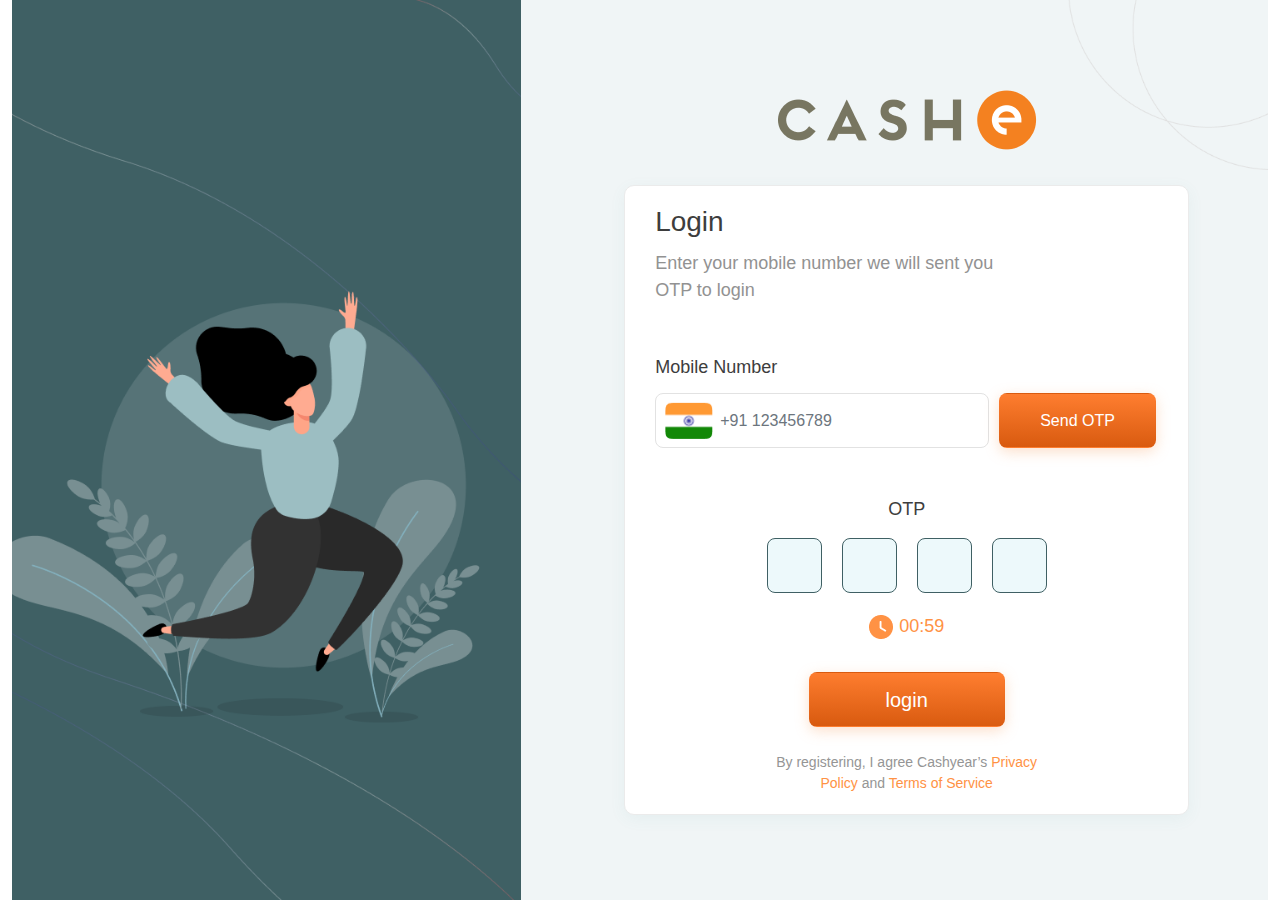
<file: login/index.html>
<!DOCTYPE html>
<html lang="en">
<head>
    <meta charset="UTF-8">
    <meta http-equiv="X-UA-Compatible" content="IE=edge">
    <meta name="viewport" content="width=device-width, initial-scale=1.0">
    <title>Login</title>
    <!-- style  -->
    <link rel="stylesheet" href="./../css/bootstrap-datepicker.min.css">
    <link rel="stylesheet" href="./../css/bootstrap.min.css">
    <link rel="stylesheet" href="./../css/all.min.css">
    <link rel="stylesheet" href="./../css/style.css">
    <link rel="stylesheet" href="./../css/responsive.css">
</head>

<body>

    <div class="login-main">
        <div class="container-fluid">
            <div class="login-box">
                <div class="row">
                    <div class="col-lg-5">
                        <div class="login-banner">
                            <img src="./../images/Log-Banner.png" alt="">
                        </div>
                    </div>
                    <div class="col-lg-7">
                        <div class="login-right">
                            <div class="site-logo">
                                <img src="./../images/cashe-logo.png" alt="">
                            </div>
                            <div class="login-white-box">
                                <div class="login-text-top">
                                    <h4>Login</h4>
                                    <p>Enter your mobile number we will sent you OTP to login</p>
                                </div>
								<!-- <form action="#" name="login"> -->
                                    <div class="login-input">
                                        <div class="input-group">
                                            <label>Mobile Number</label>
                                            <div class="mobile-number-input">
                                                <input type="number" name="phonenumber" id="phonenumber" class="form-control" placeholder="+91 123456789">
													
                                                <span class="country-icon">
                                                    <img src="./../images/india-icon.png" alt="">													
                                                </span>
											
                                            </div>
											
                                            <button class="btn btn-orange send-otp" >Send OTP</button>
                                        </div>
                                    </div>
                                    <div class="opt-div">
                                        <strong class="opt-title">OTP</strong>
                                        <div class="opt-input">
                                            <input name="otp" id="1"   index=2 value="" type="number" class="form-control otp">
                                            <input name="otp" id="2"   index=3 value="" type="number" class="form-control otp">
                                            <input name="otp" id="3"   index=4 value="" type="number" class="form-control otp">
                                            <input name="otp" id="4"  index=5 value="" type="number" class="form-control otp">
                                        </div>
                                        <div class="time-box">
                                            <span>
                                                <img src="./../images/clock-icon.png" alt="">
                                                00:59
                                            </span>
                                        </div>
                                        <div class="login-btn">
                                            <button class="btn btn-orange">login</button>
                                        </div>
                                    </div>
									<!--</form>-->
                                <div class="login-footer">
                                    <p>By registering, I agree Cashyear’s
                                        <a href="#">Privacy Policy</a> and
                                        <a href="#">Terms of Service</a>
                                    </p>
                                </div>
                            </div>
                        </div>
                    </div>
                </div>
            </div>
        </div>
    </div>
    <!-- javascript  -->
    <script src="./../js/bootstrap.bundle.min.js"></script>
    <script src="./../js/jquery.min.js"></script>
    <script src="./../js/bootstrap-datepicker.min.js"></script>
    <script src="./../js/custom.js"></script>
	<script src="./../js/login.js"></script>
	<script src="./../js/auth_token.js"></script>
</body>

</html>
</file>
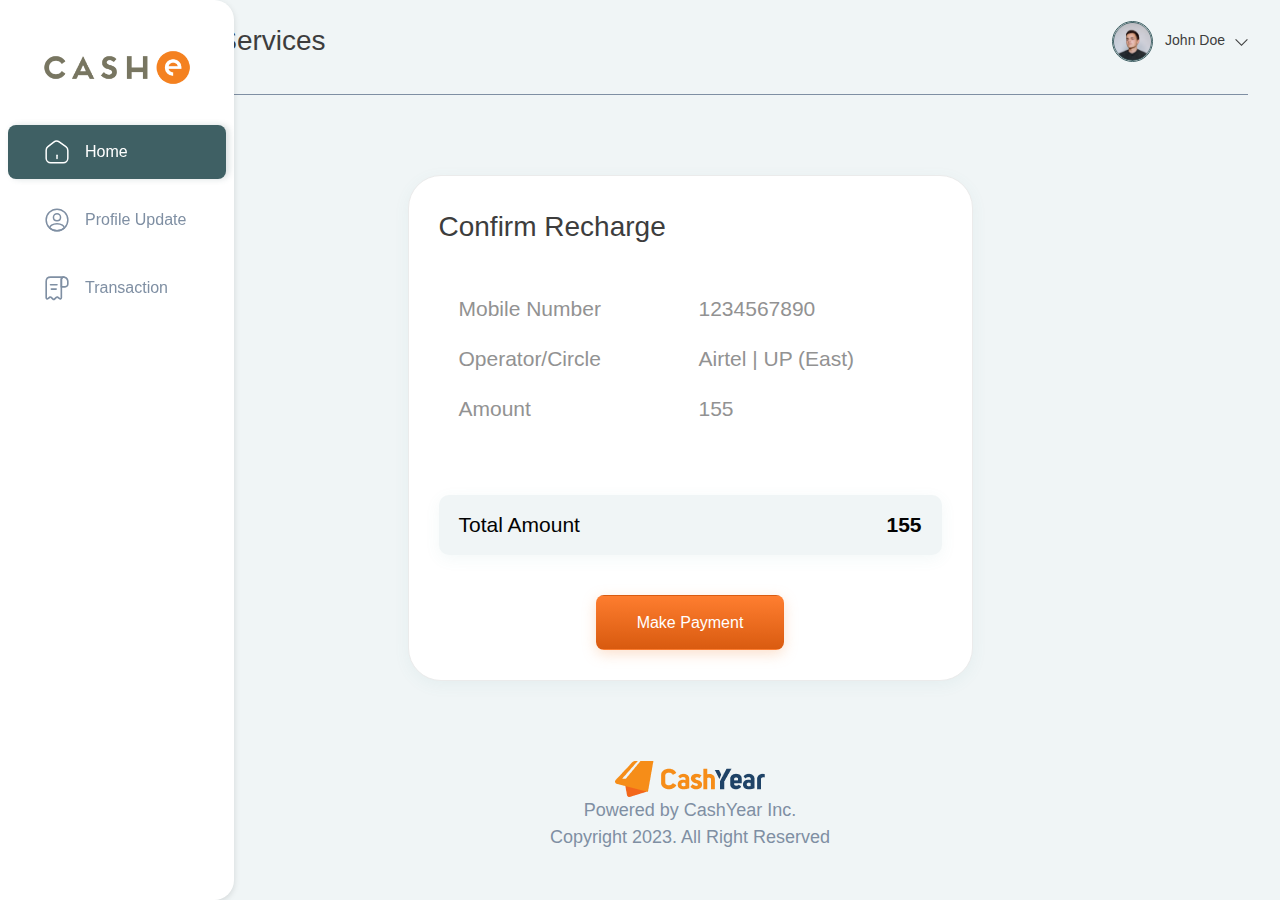
<file: confirm-recharge.html>
<!DOCTYPE html>
<html lang="en">

<head>
    <meta charset="UTF-8">
    <meta http-equiv="X-UA-Compatible" content="IE=edge">
    <meta name="viewport" content="width=device-width, initial-scale=1.0">
    <title>Confirm Recharge</title>
    <!-- style  -->
    <link rel="stylesheet" href="./css/bootstrap-datepicker.min.css">
    <link rel="stylesheet" href="./css/bootstrap.min.css">
    <link rel="stylesheet" href="./css/all.min.css">
    <link rel="stylesheet" href="./css/style.css">
    <link rel="stylesheet" href="./css/responsive.css">
</head>

<body>

    <div class="dashboard">
        <div class="container-fluid">
            <!-- left  -->
            <div class="dashboard-left">
                <div class="dashboard-logo">
                    <a href="#">
                        <img src="./images/cashe-logo.png" alt="" class="logo-img">
                        <img src="./images/cashe-logo-icon.png" alt="" class="logo-icon">
                    </a>
                    <span class="ds-mobile-icon">
                        <i class="fas fa-angle-right"></i>
                    </span>
                </div>
                <div class="dashboard-manu">
                    <div class="dashboard-menu-top">
                        <ul>
                            <li class="active">
                                <a href="#">
                                    <span>
                                        <svg width="26" height="26" viewBox="0 0 26 26" fill="none"
                                            xmlns="http://www.w3.org/2000/svg">
                                            <path
                                                d="M9.77163 3.07668L3.93246 7.62668C2.95746 8.38501 2.16663 9.99918 2.16663 11.2233V19.2508C2.16663 21.7642 4.21413 23.8225 6.72746 23.8225H19.2725C21.7858 23.8225 23.8333 21.7642 23.8333 19.2617V11.375C23.8333 10.0642 22.9558 8.38501 21.8833 7.63751L15.1883 2.94668C13.6716 1.88501 11.2341 1.93918 9.77163 3.07668Z"
                                                stroke="#7F8FA3" stroke-width="1.5" stroke-linecap="round"
                                                stroke-linejoin="round" />
                                            <path d="M13 19.4892V16.2392" stroke="#7F8FA3" stroke-width="1.5"
                                                stroke-linecap="round" stroke-linejoin="round" />
                                        </svg>

                                    </span>
                                    Home
                                </a>
                            </li>
                            <li>
                                <a href="#">
                                    <span>
                                        <svg width="26" height="26" viewBox="0 0 26 26" fill="none"
                                            xmlns="http://www.w3.org/2000/svg">
                                            <path
                                                d="M13.13 13.845C13.0542 13.8342 12.9567 13.8342 12.87 13.845C10.9633 13.78 9.44666 12.22 9.44666 10.3025C9.44666 8.34168 11.0283 6.74918 13 6.74918C14.9608 6.74918 16.5533 8.34168 16.5533 10.3025C16.5425 12.22 15.0367 13.78 13.13 13.845Z"
                                                stroke="#7F8FA3" stroke-width="1.5" stroke-linecap="round"
                                                stroke-linejoin="round" />
                                            <path
                                                d="M20.3017 20.995C18.3734 22.7608 15.8167 23.8333 13 23.8333C10.1834 23.8333 7.6267 22.7608 5.69836 20.995C5.8067 19.9767 6.4567 18.98 7.61586 18.2C10.5842 16.2283 15.4375 16.2283 18.3842 18.2C19.5434 18.98 20.1934 19.9767 20.3017 20.995Z"
                                                stroke="#7F8FA3" stroke-width="1.5" stroke-linecap="round"
                                                stroke-linejoin="round" />
                                            <path
                                                d="M13 23.8333C18.983 23.8333 23.8333 18.9831 23.8333 13C23.8333 7.0169 18.983 2.16666 13 2.16666C7.01687 2.16666 2.16663 7.0169 2.16663 13C2.16663 18.9831 7.01687 23.8333 13 23.8333Z"
                                                stroke="#7F8FA3" stroke-width="1.5" stroke-linecap="round"
                                                stroke-linejoin="round" />
                                        </svg>

                                    </span>
                                    Profile Update
                                </a>
                            </li>
                            <li>
                                <a href="#">
                                    <span>
                                        <svg width="26" height="26" viewBox="0 0 26 26" fill="none"
                                            xmlns="http://www.w3.org/2000/svg">
                                            <path
                                                d="M21.0384 12.7292H17.3334C16.8892 12.7292 16.5209 12.3608 16.5209 11.9167V4.34416C16.5209 3.54249 16.835 2.79499 17.3984 2.23166C17.9617 1.66832 18.7092 1.35416 19.5109 1.35416H19.5217C20.8759 1.36499 22.1542 1.89582 23.1292 2.85999C24.1042 3.84582 24.635 5.14582 24.635 6.49999V9.12166C24.6459 11.2775 23.1942 12.7292 21.0384 12.7292ZM18.1459 11.1042H21.0384C22.295 11.1042 23.0209 10.3783 23.0209 9.12166V6.49999C23.0209 5.56832 22.6525 4.67999 21.9917 4.00832C21.3309 3.35832 20.4534 2.98999 19.5217 2.97916C19.5217 2.97916 19.5217 2.97916 19.5109 2.97916C19.1534 2.97916 18.8067 3.11999 18.5467 3.37999C18.2867 3.63999 18.1459 3.97582 18.1459 4.34416V11.1042Z"
                                                fill="#7F8FA3" />
                                            <path
                                                d="M9.74974 25.2742C9.24057 25.2742 8.76391 25.0792 8.40641 24.7108L6.60804 22.9017C6.51054 22.8042 6.35892 22.7933 6.25059 22.88L4.39807 24.2667C3.8239 24.7 3.06555 24.7758 2.41555 24.4508C1.76555 24.1258 1.36475 23.4758 1.36475 22.75V6.49999C1.36475 3.22832 3.23891 1.35416 6.51058 1.35416H19.5106C19.9547 1.35416 20.3231 1.72249 20.3231 2.16666C20.3231 2.61082 19.9547 2.97916 19.5106 2.97916C18.7631 2.97916 18.1564 3.58582 18.1564 4.33332V22.75C18.1564 23.4758 17.7555 24.1258 17.1055 24.4508C16.4664 24.7758 15.6973 24.7 15.1231 24.2667L13.2706 22.88C13.1622 22.7933 13.0106 22.815 12.9239 22.9017L11.1039 24.7217C10.7356 25.0792 10.2589 25.2742 9.74974 25.2742ZM6.40221 21.2008C6.90054 21.2008 7.38804 21.385 7.75637 21.7642L9.55474 23.5733C9.61974 23.6383 9.7064 23.6492 9.74974 23.6492C9.79307 23.6492 9.87973 23.6383 9.94473 23.5733L11.7647 21.7533C12.4364 21.0817 13.4981 21.0167 14.2456 21.5908L16.0872 22.9667C16.2064 23.0533 16.3147 23.0208 16.3689 22.9883C16.4231 22.9558 16.5206 22.8908 16.5206 22.75V4.33332C16.5206 3.84582 16.6397 3.37999 16.8456 2.97916H6.49974C4.09474 2.97916 2.9789 4.09499 2.9789 6.49999V22.75C2.9789 22.9017 3.07642 22.9667 3.13058 22.9992C3.19558 23.0317 3.30393 23.0533 3.41226 22.9667L5.26472 21.58C5.60055 21.3308 6.00137 21.2008 6.40221 21.2008Z"
                                                fill="#7F8FA3" />
                                            <path
                                                d="M13 10.5625H6.5C6.05583 10.5625 5.6875 10.1942 5.6875 9.75C5.6875 9.30583 6.05583 8.9375 6.5 8.9375H13C13.4442 8.9375 13.8125 9.30583 13.8125 9.75C13.8125 10.1942 13.4442 10.5625 13 10.5625Z"
                                                fill="#7F8FA3" />
                                            <path
                                                d="M12.1875 14.8958H7.3125C6.86833 14.8958 6.5 14.5275 6.5 14.0833C6.5 13.6392 6.86833 13.2708 7.3125 13.2708H12.1875C12.6317 13.2708 13 13.6392 13 14.0833C13 14.5275 12.6317 14.8958 12.1875 14.8958Z"
                                                fill="#7F8FA3" />
                                        </svg>

                                    </span>
                                    Transaction
                                </a>
                            </li>
                        </ul>
                    </div>
                </div>
            </div>

            <!-- right -->
            <div class="dashboard-right">
                <div class="dashboard-padding">
                    <div class="dashboard-top-header">
                        <div class="main-title">Utility Services</div>
                        <div class="user-info">
                            <div class="user-info-con">
                                <img src="./images/user-icon.png" alt="">
                                <span>John Doe</span>
                            </div>
                            <div class="dropdown user-dropdown">
                                <button type="button" id="dropdownMenuButton1" data-bs-toggle="dropdown"
                                    aria-expanded="false">
                                    <img src="./images/down-icon.png" alt="">
                                </button>
                                <ul class="dropdown-menu" aria-labelledby="dropdownMenuButton1">
                                    <li><a class="dropdown-item" href="#">logout</a></li>
                                    <li><a class="dropdown-item" href="#">logout</a></li>
                                    <li><a class="dropdown-item" href="#">logout</a></li>
                                </ul>
                            </div>
                        </div>
                    </div>

                    <div class="confirm-recharge">
                        <div class="confirm-recharge-title">
                            Confirm Recharge
                        </div>
                        <div class="confirm-info">
                            <ul>
                                <li>
                                    <span>Mobile Number</span>
                                    <strong>1234567890</strong>
                                </li>
                                <li>
                                    <span>Operator/Circle </span>
                                    <strong>Airtel | UP (East)</strong>
                                </li>
                                <li>
                                    <span>Amount</span>
                                    <strong>155</strong>
                                </li>
                            </ul>
                        </div>
                        <div class="confirm-info-total">
                            <span>Total Amount </span>
                            <strong>155</strong>
                        </div>
                        <div class="confirm-payment">
                            <a href="#" class="btn btn-orange">Make Payment</a>
                        </div>
                    </div>

                  

                    <div class="cashe-footer">
                        <img src="./images/bottom-icon.png" alt="">
                        <p>Powered by CashYear Inc. <br> Copyright 2023. All Right Reserved </p>
                    </div>
                </div>
            </div>
        </div>

    </div>



















    <!-- javascript  -->
    <script src="./js/bootstrap.bundle.min.js"></script>
    <script src="./js/jquery.min.js"></script>
    <script src="./js/bootstrap-datepicker.min.js"></script>
    <script src="./js/custom.js"></script>
</body>

</html>
</file>
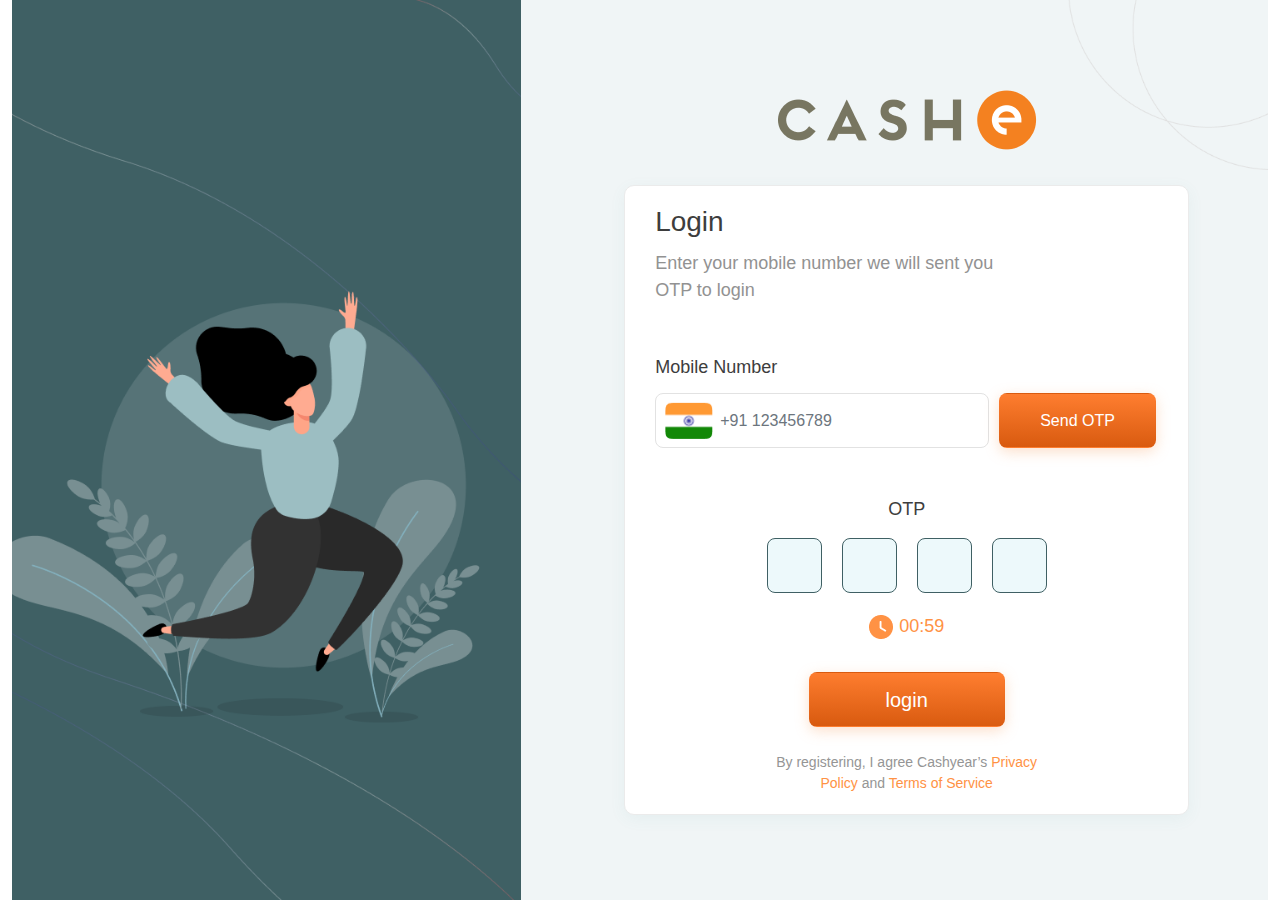
<file: login.html>
<!DOCTYPE html>
<html lang="en">

<head>
    <meta charset="UTF-8">
    <meta http-equiv="X-UA-Compatible" content="IE=edge">
    <meta name="viewport" content="width=device-width, initial-scale=1.0">
    <title>Login</title>
    <!-- style  -->
    <link rel="stylesheet" href="./css/bootstrap-datepicker.min.css">
    <link rel="stylesheet" href="./css/bootstrap.min.css">
    <link rel="stylesheet" href="./css/all.min.css">
    <link rel="stylesheet" href="./css/style.css">
    <link rel="stylesheet" href="./css/responsive.css">
</head>

<body>

    <div class="login-main">
        <div class="container-fluid">
            <div class="login-box">
                <div class="row">
                    <div class="col-lg-5">
                        <div class="login-banner">
                            <img src="./images/Log-Banner.png" alt="">
                        </div>
                    </div>
                    <div class="col-lg-7">
                        <div class="login-right">
                            <div class="site-logo">
                                <img src="./images/cashe-logo.png" alt="">
                            </div>
                            <div class="login-white-box">
                                <div class="login-text-top">
                                    <h4>Login</h4>
                                    <p>Enter your mobile number we will sent you OTP to login</p>
                                </div>
                                <form action="">
                                    <div class="login-input">
                                        <div class="input-group">
                                            <label>Mobile Number</label>
                                            <div class="mobile-number-input">
                                                <input type="number" class="form-control" placeholder="+91 123456789">
                                                <span class="country-icon">
                                                    <img src="./images/india-icon.png" alt="">
                                                </span>
                                            </div>
                                            <button class="btn btn-orange">Send OTP</button>
                                        </div>
                                    </div>
                                    <div class="opt-div">
                                        <strong class="opt-title">OTP</strong>
                                        <div class="opt-input">
                                            <input type="number" class="form-control">
                                            <input type="number" class="form-control">
                                            <input type="number" class="form-control">
                                            <input type="number" class="form-control">
                                        </div>
                                        <div class="time-box">
                                            <span>
                                                <img src="./images/clock-icon.png" alt="">
                                                00:59
                                            </span>
                                        </div>
                                        <div class="login-btn">
                                            <button class="btn btn-orange">login</button>
                                        </div>
                                    </div>
                                </form>
                                <div class="login-footer">
                                    <p>By registering, I agree Cashyear’s
                                        <a href="#">Privacy Policy</a> and
                                        <a href="#">Terms of Service</a>
                                    </p>
                                </div>
                            </div>
                        </div>
                    </div>
                </div>
            </div>
        </div>
    </div>
    <!-- javascript  -->
    <script src="./js/bootstrap.bundle.min.js"></script>
    <script src="./js/jquery.min.js"></script>
    <script src="./js/bootstrap-datepicker.min.js"></script>
    <script src="./js/custom.js"></script>
</body>

</html>
</file>
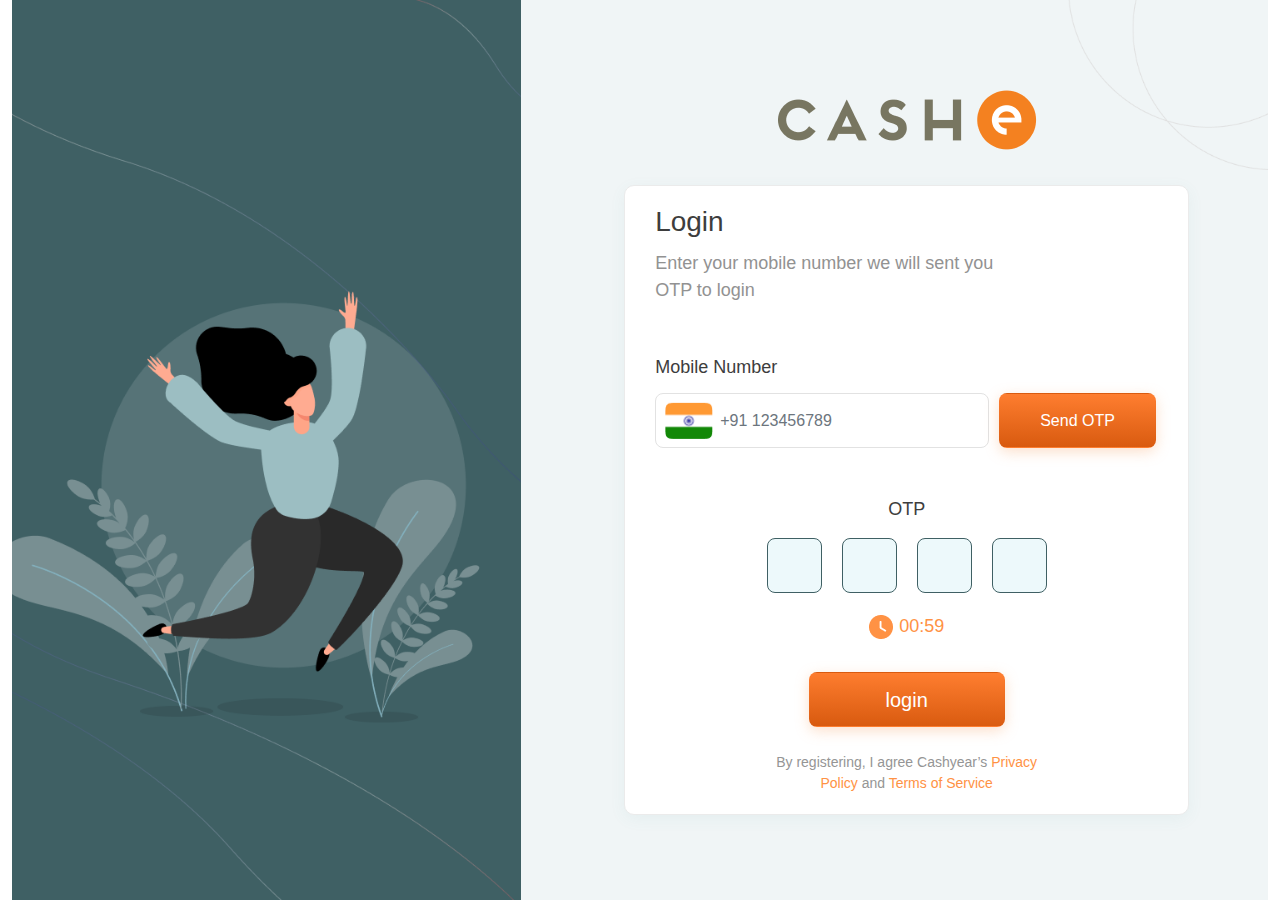
<file: login_old.html>
<!DOCTYPE html>
<html lang="en">

<head>
    <meta charset="UTF-8">
    <meta http-equiv="X-UA-Compatible" content="IE=edge">
    <meta name="viewport" content="width=device-width, initial-scale=1.0">
    <title>Login</title>
    <!-- style  -->
    <link rel="stylesheet" href="./css/bootstrap-datepicker.min.css">
    <link rel="stylesheet" href="./css/bootstrap.min.css">
    <link rel="stylesheet" href="./css/all.min.css">
    <link rel="stylesheet" href="./css/style.css">
    <link rel="stylesheet" href="./css/responsive.css">
</head>

<body>

    <div class="login-main">
        <div class="container-fluid">
            <div class="login-box">
                <div class="row">
                    <div class="col-lg-5">
                        <div class="login-banner">
                            <img src="./images/Log-Banner.png" alt="">
                        </div>
                    </div>
                    <div class="col-lg-7">
                        <div class="login-right">
                            <div class="site-logo">
                                <img src="./images/cashe-logo.png" alt="">
                            </div>
                            <div class="login-white-box">
                                <div class="login-text-top">
                                    <h4>Login</h4>
                                    <p>Enter your mobile number we will sent you OTP to login</p>
                                </div>
								<!-- <form action="#" name="login"> -->
                                    <div class="login-input">
                                        <div class="input-group">
                                            <label>Mobile Number</label>
                                            <div class="mobile-number-input">
                                                <input type="number" name="phonenumber" id="phonenumber" class="form-control" placeholder="+91 123456789">
												
                                                <span class="country-icon">
                                                    <img src="./images/india-icon.png" alt="">
                                                </span>
                                            </div>
                                            <button class="btn btn-orange send-otp" >Send OTP</button>
                                        </div>
                                    </div>
                                    <div class="opt-div">
                                        <strong class="opt-title">OTP</strong>
                                        <div class="opt-input">
                                            <input type="number" class="form-control">
                                            <input type="number" class="form-control">
                                            <input type="number" class="form-control">
                                            <input type="number" class="form-control">
                                        </div>
                                        <div class="time-box">
                                            <span>
                                                <img src="./images/clock-icon.png" alt="">
                                                00:59
                                            </span>
                                        </div>
                                        <div class="login-btn">
                                            <button class="btn btn-orange">login</button>
                                        </div>
                                    </div>
									<!--</form>-->
                                <div class="login-footer">
                                    <p>By registering, I agree Cashyear’s
                                        <a href="#">Privacy Policy</a> and
                                        <a href="#">Terms of Service</a>
                                    </p>
                                </div>
                            </div>
                        </div>
                    </div>
                </div>
            </div>
        </div>
    </div>
    <!-- javascript  -->
    <script src="./js/bootstrap.bundle.min.js"></script>
    <script src="./js/jquery.min.js"></script>
    <script src="./js/bootstrap-datepicker.min.js"></script>
    <script src="./js/custom.js"></script>
	<script src="./js/login.js"></script>
</body>

</html>
</file>
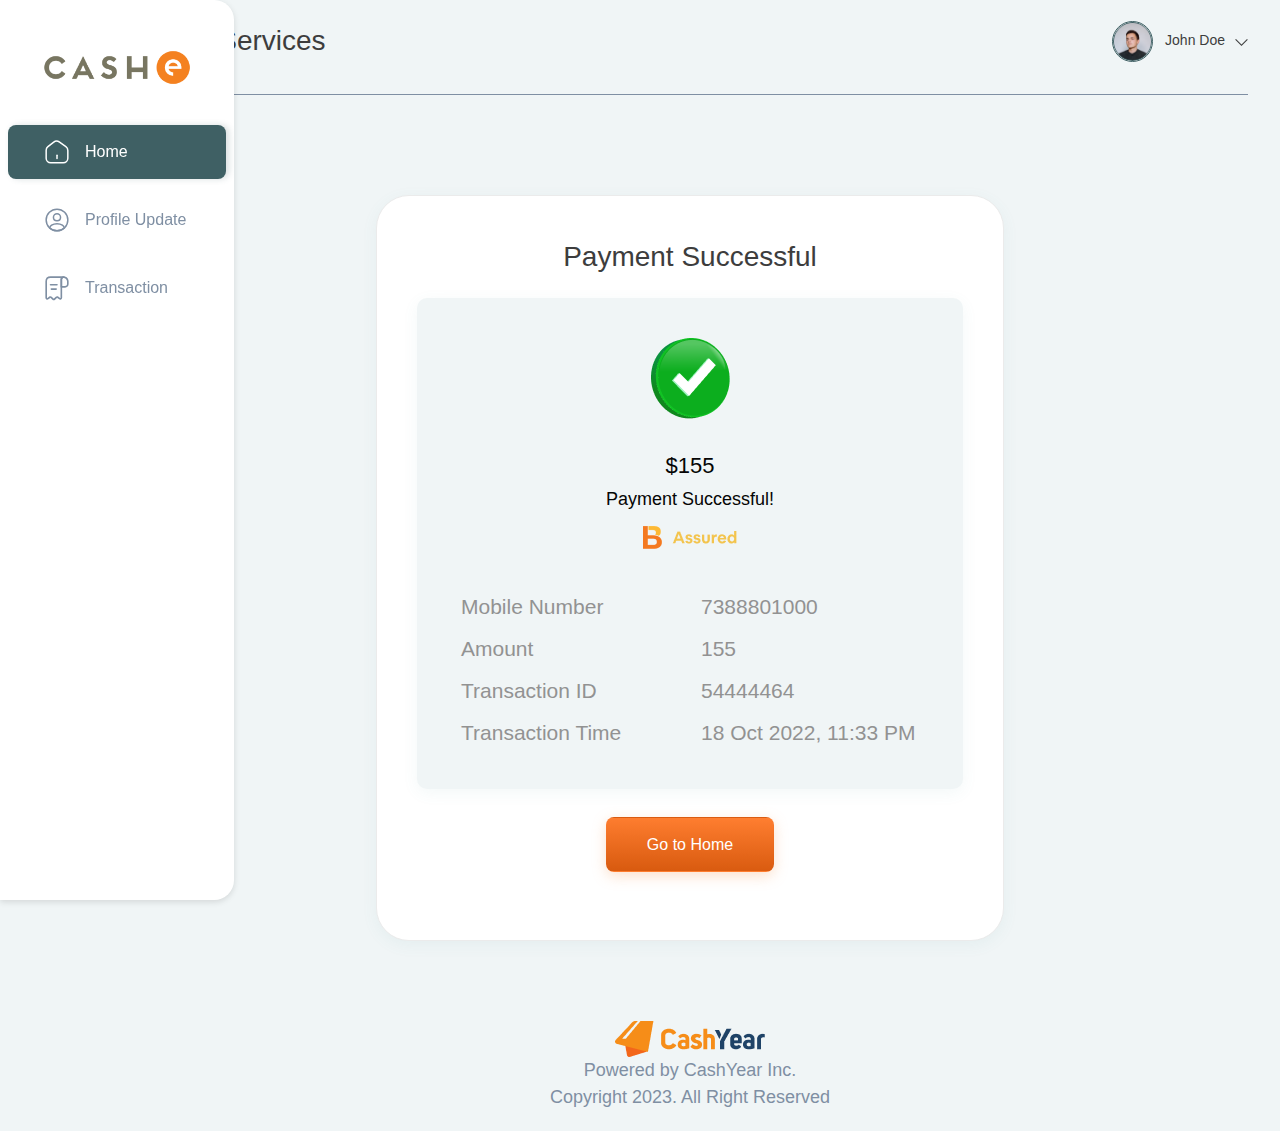
<file: payment-successful.html>
<!DOCTYPE html>
<html lang="en">

<head>
    <meta charset="UTF-8">
    <meta http-equiv="X-UA-Compatible" content="IE=edge">
    <meta name="viewport" content="width=device-width, initial-scale=1.0">
    <title>Payment Successful</title>
    <!-- style  -->
    <link rel="stylesheet" href="./css/bootstrap-datepicker.min.css">
    <link rel="stylesheet" href="./css/bootstrap.min.css">
    <link rel="stylesheet" href="./css/all.min.css">
    <link rel="stylesheet" href="./css/style.css">
    <link rel="stylesheet" href="./css/responsive.css">
</head>

<body>

    <div class="dashboard">
        <div class="container-fluid">
            <!-- left  -->
            <div class="dashboard-left">

                <div class="dashboard-logo">
                    <a href="#">
                        <img src="./images/cashe-logo.png" alt="" class="logo-img">
                        <img src="./images/cashe-logo-icon.png" alt="" class="logo-icon">
                    </a>

                    <span class="ds-mobile-icon">
                        <i class="fas fa-angle-right"></i>
                    </span>
                </div>
                <div class="dashboard-manu">
                    <div class="dashboard-menu-top">
                        <ul>
                            <li class="active">
                                <a href="#">
                                    <span>
                                        <svg width="26" height="26" viewBox="0 0 26 26" fill="none"
                                            xmlns="http://www.w3.org/2000/svg">
                                            <path
                                                d="M9.77163 3.07668L3.93246 7.62668C2.95746 8.38501 2.16663 9.99918 2.16663 11.2233V19.2508C2.16663 21.7642 4.21413 23.8225 6.72746 23.8225H19.2725C21.7858 23.8225 23.8333 21.7642 23.8333 19.2617V11.375C23.8333 10.0642 22.9558 8.38501 21.8833 7.63751L15.1883 2.94668C13.6716 1.88501 11.2341 1.93918 9.77163 3.07668Z"
                                                stroke="#7F8FA3" stroke-width="1.5" stroke-linecap="round"
                                                stroke-linejoin="round" />
                                            <path d="M13 19.4892V16.2392" stroke="#7F8FA3" stroke-width="1.5"
                                                stroke-linecap="round" stroke-linejoin="round" />
                                        </svg>

                                    </span>
                                    Home
                                </a>
                            </li>
                            <li>
                                <a href="#">
                                    <span>
                                        <svg width="26" height="26" viewBox="0 0 26 26" fill="none"
                                            xmlns="http://www.w3.org/2000/svg">
                                            <path
                                                d="M13.13 13.845C13.0542 13.8342 12.9567 13.8342 12.87 13.845C10.9633 13.78 9.44666 12.22 9.44666 10.3025C9.44666 8.34168 11.0283 6.74918 13 6.74918C14.9608 6.74918 16.5533 8.34168 16.5533 10.3025C16.5425 12.22 15.0367 13.78 13.13 13.845Z"
                                                stroke="#7F8FA3" stroke-width="1.5" stroke-linecap="round"
                                                stroke-linejoin="round" />
                                            <path
                                                d="M20.3017 20.995C18.3734 22.7608 15.8167 23.8333 13 23.8333C10.1834 23.8333 7.6267 22.7608 5.69836 20.995C5.8067 19.9767 6.4567 18.98 7.61586 18.2C10.5842 16.2283 15.4375 16.2283 18.3842 18.2C19.5434 18.98 20.1934 19.9767 20.3017 20.995Z"
                                                stroke="#7F8FA3" stroke-width="1.5" stroke-linecap="round"
                                                stroke-linejoin="round" />
                                            <path
                                                d="M13 23.8333C18.983 23.8333 23.8333 18.9831 23.8333 13C23.8333 7.0169 18.983 2.16666 13 2.16666C7.01687 2.16666 2.16663 7.0169 2.16663 13C2.16663 18.9831 7.01687 23.8333 13 23.8333Z"
                                                stroke="#7F8FA3" stroke-width="1.5" stroke-linecap="round"
                                                stroke-linejoin="round" />
                                        </svg>

                                    </span>
                                    Profile Update
                                </a>
                            </li>
                            <li>
                                <a href="#">
                                    <span>
                                        <svg width="26" height="26" viewBox="0 0 26 26" fill="none"
                                            xmlns="http://www.w3.org/2000/svg">
                                            <path
                                                d="M21.0384 12.7292H17.3334C16.8892 12.7292 16.5209 12.3608 16.5209 11.9167V4.34416C16.5209 3.54249 16.835 2.79499 17.3984 2.23166C17.9617 1.66832 18.7092 1.35416 19.5109 1.35416H19.5217C20.8759 1.36499 22.1542 1.89582 23.1292 2.85999C24.1042 3.84582 24.635 5.14582 24.635 6.49999V9.12166C24.6459 11.2775 23.1942 12.7292 21.0384 12.7292ZM18.1459 11.1042H21.0384C22.295 11.1042 23.0209 10.3783 23.0209 9.12166V6.49999C23.0209 5.56832 22.6525 4.67999 21.9917 4.00832C21.3309 3.35832 20.4534 2.98999 19.5217 2.97916C19.5217 2.97916 19.5217 2.97916 19.5109 2.97916C19.1534 2.97916 18.8067 3.11999 18.5467 3.37999C18.2867 3.63999 18.1459 3.97582 18.1459 4.34416V11.1042Z"
                                                fill="#7F8FA3" />
                                            <path
                                                d="M9.74974 25.2742C9.24057 25.2742 8.76391 25.0792 8.40641 24.7108L6.60804 22.9017C6.51054 22.8042 6.35892 22.7933 6.25059 22.88L4.39807 24.2667C3.8239 24.7 3.06555 24.7758 2.41555 24.4508C1.76555 24.1258 1.36475 23.4758 1.36475 22.75V6.49999C1.36475 3.22832 3.23891 1.35416 6.51058 1.35416H19.5106C19.9547 1.35416 20.3231 1.72249 20.3231 2.16666C20.3231 2.61082 19.9547 2.97916 19.5106 2.97916C18.7631 2.97916 18.1564 3.58582 18.1564 4.33332V22.75C18.1564 23.4758 17.7555 24.1258 17.1055 24.4508C16.4664 24.7758 15.6973 24.7 15.1231 24.2667L13.2706 22.88C13.1622 22.7933 13.0106 22.815 12.9239 22.9017L11.1039 24.7217C10.7356 25.0792 10.2589 25.2742 9.74974 25.2742ZM6.40221 21.2008C6.90054 21.2008 7.38804 21.385 7.75637 21.7642L9.55474 23.5733C9.61974 23.6383 9.7064 23.6492 9.74974 23.6492C9.79307 23.6492 9.87973 23.6383 9.94473 23.5733L11.7647 21.7533C12.4364 21.0817 13.4981 21.0167 14.2456 21.5908L16.0872 22.9667C16.2064 23.0533 16.3147 23.0208 16.3689 22.9883C16.4231 22.9558 16.5206 22.8908 16.5206 22.75V4.33332C16.5206 3.84582 16.6397 3.37999 16.8456 2.97916H6.49974C4.09474 2.97916 2.9789 4.09499 2.9789 6.49999V22.75C2.9789 22.9017 3.07642 22.9667 3.13058 22.9992C3.19558 23.0317 3.30393 23.0533 3.41226 22.9667L5.26472 21.58C5.60055 21.3308 6.00137 21.2008 6.40221 21.2008Z"
                                                fill="#7F8FA3" />
                                            <path
                                                d="M13 10.5625H6.5C6.05583 10.5625 5.6875 10.1942 5.6875 9.75C5.6875 9.30583 6.05583 8.9375 6.5 8.9375H13C13.4442 8.9375 13.8125 9.30583 13.8125 9.75C13.8125 10.1942 13.4442 10.5625 13 10.5625Z"
                                                fill="#7F8FA3" />
                                            <path
                                                d="M12.1875 14.8958H7.3125C6.86833 14.8958 6.5 14.5275 6.5 14.0833C6.5 13.6392 6.86833 13.2708 7.3125 13.2708H12.1875C12.6317 13.2708 13 13.6392 13 14.0833C13 14.5275 12.6317 14.8958 12.1875 14.8958Z"
                                                fill="#7F8FA3" />
                                        </svg>

                                    </span>
                                    Transaction
                                </a>
                            </li>
                        </ul>
                    </div>
                </div>
            </div>

            <!-- right -->
            <div class="dashboard-right">
                <div class="dashboard-padding">
                    <div class="dashboard-top-header">
                        <div class="main-title">Utility Services</div>
                        <div class="user-info">
                            <div class="user-info-con">
                                <img src="./images/user-icon.png" alt="">
                                <span>John Doe</span>
                            </div>
                            <div class="dropdown user-dropdown">
                                <button type="button" id="dropdownMenuButton1" data-bs-toggle="dropdown"
                                    aria-expanded="false">
                                    <img src="./images/down-icon.png" alt="">
                                </button>
                                <ul class="dropdown-menu" aria-labelledby="dropdownMenuButton1">
                                    <li><a class="dropdown-item" href="#">logout</a></li>
                                    <li><a class="dropdown-item" href="#">logout</a></li>
                                    <li><a class="dropdown-item" href="#">logout</a></li>
                                </ul>
                            </div>
                        </div>
                    </div>

                    <div class="payment-successful">
                        <div class="payment-successful-title">
                            Payment Successful
                        </div>
                        <div class="payment-successful-box">
                            <div class="payment-successful-top">
                                <img src="./images/successful-icon.png" alt="">
                                <span>$155</span>
                                <strong>Payment Successful!</strong>
                                <img src="./images/assured-icon.png" alt="">
                            </div>
                            <div class="pay-success-inner-box">
                                <ul>
                                    <li>
                                        <span>Mobile Number</span>
                                        <strong>7388801000</strong>
                                    </li>
                                    <li>
                                        <span>Amount</span>
                                        <strong>155</strong>
                                    </li>
                                    <li>
                                        <span> Transaction ID</span>
                                        <strong>54444464</strong>
                                    </li>
                                    <li>
                                        <span>Transaction Time</span>
                                        <strong>18 Oct 2022, 11:33 PM</strong>
                                    </li>
                                </ul>
                            </div>
                        </div>
                        <div class="pay-success-btn">
                            <a href="#" class="btn btn-orange">Go to Home</a>
                        </div>
                    </div>





                    <div class="cashe-footer">
                        <img src="./images/bottom-icon.png" alt="">
                        <p>Powered by CashYear Inc. <br> Copyright 2023. All Right Reserved </p>
                    </div>
                </div>
            </div>
        </div>

    </div>



















    <!-- javascript  -->
    <script src="./js/bootstrap.bundle.min.js"></script>
    <script src="./js/jquery.min.js"></script>
    <script src="./js/bootstrap-datepicker.min.js"></script>
    <script src="./js/custom.js"></script>
</body>

</html>
</file>
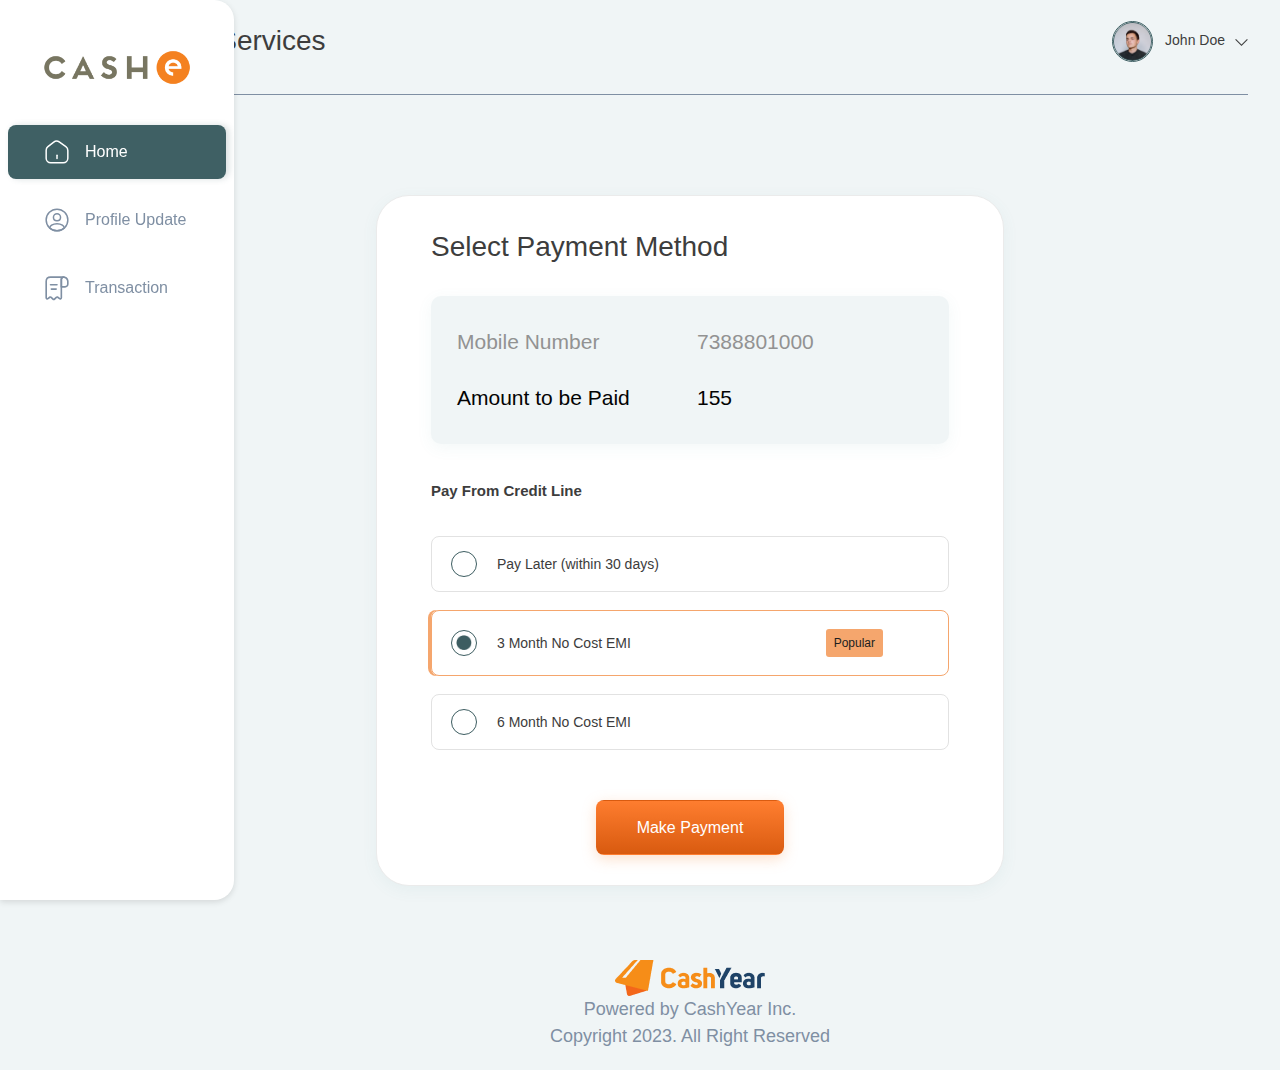
<file: select-payment-method.html>
<!DOCTYPE html>
<html lang="en">

<head>
    <meta charset="UTF-8">
    <meta http-equiv="X-UA-Compatible" content="IE=edge">
    <meta name="viewport" content="width=device-width, initial-scale=1.0">
    <title>Confirm Recharge</title>
    <!-- style  -->
    <link rel="stylesheet" href="./css/bootstrap-datepicker.min.css">
    <link rel="stylesheet" href="./css/bootstrap.min.css">
    <link rel="stylesheet" href="./css/all.min.css">
    <link rel="stylesheet" href="./css/style.css">
    <link rel="stylesheet" href="./css/responsive.css">
</head>

<body>

    <div class="dashboard">
        <div class="container-fluid">
            <!-- left  -->
            <div class="dashboard-left">

                <div class="dashboard-logo">
                    <a href="#">
                        <img src="./images/cashe-logo.png" alt="" class="logo-img">
                        <img src="./images/cashe-logo-icon.png" alt="" class="logo-icon">
                    </a>

                    <span class="ds-mobile-icon">
                        <i class="fas fa-angle-right"></i>
                    </span>
                </div>
                <div class="dashboard-manu">
                    <div class="dashboard-menu-top">
                        <ul>
                            <li class="active">
                                <a href="#">
                                    <span>
                                        <svg width="26" height="26" viewBox="0 0 26 26" fill="none"
                                            xmlns="http://www.w3.org/2000/svg">
                                            <path
                                                d="M9.77163 3.07668L3.93246 7.62668C2.95746 8.38501 2.16663 9.99918 2.16663 11.2233V19.2508C2.16663 21.7642 4.21413 23.8225 6.72746 23.8225H19.2725C21.7858 23.8225 23.8333 21.7642 23.8333 19.2617V11.375C23.8333 10.0642 22.9558 8.38501 21.8833 7.63751L15.1883 2.94668C13.6716 1.88501 11.2341 1.93918 9.77163 3.07668Z"
                                                stroke="#7F8FA3" stroke-width="1.5" stroke-linecap="round"
                                                stroke-linejoin="round" />
                                            <path d="M13 19.4892V16.2392" stroke="#7F8FA3" stroke-width="1.5"
                                                stroke-linecap="round" stroke-linejoin="round" />
                                        </svg>

                                    </span>
                                    Home
                                </a>
                            </li>
                            <li>
                                <a href="#">
                                    <span>
                                        <svg width="26" height="26" viewBox="0 0 26 26" fill="none"
                                            xmlns="http://www.w3.org/2000/svg">
                                            <path
                                                d="M13.13 13.845C13.0542 13.8342 12.9567 13.8342 12.87 13.845C10.9633 13.78 9.44666 12.22 9.44666 10.3025C9.44666 8.34168 11.0283 6.74918 13 6.74918C14.9608 6.74918 16.5533 8.34168 16.5533 10.3025C16.5425 12.22 15.0367 13.78 13.13 13.845Z"
                                                stroke="#7F8FA3" stroke-width="1.5" stroke-linecap="round"
                                                stroke-linejoin="round" />
                                            <path
                                                d="M20.3017 20.995C18.3734 22.7608 15.8167 23.8333 13 23.8333C10.1834 23.8333 7.6267 22.7608 5.69836 20.995C5.8067 19.9767 6.4567 18.98 7.61586 18.2C10.5842 16.2283 15.4375 16.2283 18.3842 18.2C19.5434 18.98 20.1934 19.9767 20.3017 20.995Z"
                                                stroke="#7F8FA3" stroke-width="1.5" stroke-linecap="round"
                                                stroke-linejoin="round" />
                                            <path
                                                d="M13 23.8333C18.983 23.8333 23.8333 18.9831 23.8333 13C23.8333 7.0169 18.983 2.16666 13 2.16666C7.01687 2.16666 2.16663 7.0169 2.16663 13C2.16663 18.9831 7.01687 23.8333 13 23.8333Z"
                                                stroke="#7F8FA3" stroke-width="1.5" stroke-linecap="round"
                                                stroke-linejoin="round" />
                                        </svg>

                                    </span>
                                    Profile Update
                                </a>
                            </li>
                            <li>
                                <a href="#">
                                    <span>
                                        <svg width="26" height="26" viewBox="0 0 26 26" fill="none"
                                            xmlns="http://www.w3.org/2000/svg">
                                            <path
                                                d="M21.0384 12.7292H17.3334C16.8892 12.7292 16.5209 12.3608 16.5209 11.9167V4.34416C16.5209 3.54249 16.835 2.79499 17.3984 2.23166C17.9617 1.66832 18.7092 1.35416 19.5109 1.35416H19.5217C20.8759 1.36499 22.1542 1.89582 23.1292 2.85999C24.1042 3.84582 24.635 5.14582 24.635 6.49999V9.12166C24.6459 11.2775 23.1942 12.7292 21.0384 12.7292ZM18.1459 11.1042H21.0384C22.295 11.1042 23.0209 10.3783 23.0209 9.12166V6.49999C23.0209 5.56832 22.6525 4.67999 21.9917 4.00832C21.3309 3.35832 20.4534 2.98999 19.5217 2.97916C19.5217 2.97916 19.5217 2.97916 19.5109 2.97916C19.1534 2.97916 18.8067 3.11999 18.5467 3.37999C18.2867 3.63999 18.1459 3.97582 18.1459 4.34416V11.1042Z"
                                                fill="#7F8FA3" />
                                            <path
                                                d="M9.74974 25.2742C9.24057 25.2742 8.76391 25.0792 8.40641 24.7108L6.60804 22.9017C6.51054 22.8042 6.35892 22.7933 6.25059 22.88L4.39807 24.2667C3.8239 24.7 3.06555 24.7758 2.41555 24.4508C1.76555 24.1258 1.36475 23.4758 1.36475 22.75V6.49999C1.36475 3.22832 3.23891 1.35416 6.51058 1.35416H19.5106C19.9547 1.35416 20.3231 1.72249 20.3231 2.16666C20.3231 2.61082 19.9547 2.97916 19.5106 2.97916C18.7631 2.97916 18.1564 3.58582 18.1564 4.33332V22.75C18.1564 23.4758 17.7555 24.1258 17.1055 24.4508C16.4664 24.7758 15.6973 24.7 15.1231 24.2667L13.2706 22.88C13.1622 22.7933 13.0106 22.815 12.9239 22.9017L11.1039 24.7217C10.7356 25.0792 10.2589 25.2742 9.74974 25.2742ZM6.40221 21.2008C6.90054 21.2008 7.38804 21.385 7.75637 21.7642L9.55474 23.5733C9.61974 23.6383 9.7064 23.6492 9.74974 23.6492C9.79307 23.6492 9.87973 23.6383 9.94473 23.5733L11.7647 21.7533C12.4364 21.0817 13.4981 21.0167 14.2456 21.5908L16.0872 22.9667C16.2064 23.0533 16.3147 23.0208 16.3689 22.9883C16.4231 22.9558 16.5206 22.8908 16.5206 22.75V4.33332C16.5206 3.84582 16.6397 3.37999 16.8456 2.97916H6.49974C4.09474 2.97916 2.9789 4.09499 2.9789 6.49999V22.75C2.9789 22.9017 3.07642 22.9667 3.13058 22.9992C3.19558 23.0317 3.30393 23.0533 3.41226 22.9667L5.26472 21.58C5.60055 21.3308 6.00137 21.2008 6.40221 21.2008Z"
                                                fill="#7F8FA3" />
                                            <path
                                                d="M13 10.5625H6.5C6.05583 10.5625 5.6875 10.1942 5.6875 9.75C5.6875 9.30583 6.05583 8.9375 6.5 8.9375H13C13.4442 8.9375 13.8125 9.30583 13.8125 9.75C13.8125 10.1942 13.4442 10.5625 13 10.5625Z"
                                                fill="#7F8FA3" />
                                            <path
                                                d="M12.1875 14.8958H7.3125C6.86833 14.8958 6.5 14.5275 6.5 14.0833C6.5 13.6392 6.86833 13.2708 7.3125 13.2708H12.1875C12.6317 13.2708 13 13.6392 13 14.0833C13 14.5275 12.6317 14.8958 12.1875 14.8958Z"
                                                fill="#7F8FA3" />
                                        </svg>

                                    </span>
                                    Transaction
                                </a>
                            </li>
                        </ul>
                    </div>
                </div>
            </div>

            <!-- right -->
            <div class="dashboard-right">
                <div class="dashboard-padding">
                    <div class="dashboard-top-header">
                        <div class="main-title">Utility Services</div>
                        <div class="user-info">
                            <div class="user-info-con">
                                <img src="./images/user-icon.png" alt="">
                                <span>John Doe</span>
                            </div>
                            <div class="dropdown user-dropdown">
                                <button type="button" id="dropdownMenuButton1" data-bs-toggle="dropdown"
                                    aria-expanded="false">
                                    <img src="./images/down-icon.png" alt="">
                                </button>
                                <ul class="dropdown-menu" aria-labelledby="dropdownMenuButton1">
                                    <li><a class="dropdown-item" href="#">logout</a></li>
                                    <li><a class="dropdown-item" href="#">logout</a></li>
                                    <li><a class="dropdown-item" href="#">logout</a></li>
                                </ul>
                            </div>
                        </div>
                    </div>

                    <div class="select-payment">
                        <div class="select-payment-title">
                            Select Payment Method
                        </div>
                        <div class="amount-pay">
                            <div class="amount-pay-item">
                                <span>Mobile Number </span>
                                <strong>7388801000</strong>
                            </div>
                            <div class="amount-pay-item">
                                <span>Amount to be Paid </span>
                                <strong>155</strong>
                            </div>
                        </div>
                        <div class="pay-from">
                            <strong class="title">Pay From Credit Line</strong>
                            <div class="pay-from-box">
                                <ul>
                                    <li>
                                        <div class="form-check">
                                            <input class="form-check-input" type="radio" name="flexRadioDefault" id="flexRadioDefault1">
                                            <label class="form-check-label" for="flexRadioDefault1">
                                                Pay Later (within 30 days)
                                            </label>
                                          </div>
                                    </li>
                                    <li>
                                        <div class="form-check">
                                            <input class="form-check-input" type="radio" name="flexRadioDefault" id="flexRadioDefault2" checked>
                                            <label class="form-check-label" for="flexRadioDefault2">
                                                3 Month No Cost EMI
                                                <span class="popular">Popular</span>
                                            </label>
                                          </div>
                                    </li>
                                    <li>
                                        <div class="form-check">
                                            <input class="form-check-input" type="radio" name="flexRadioDefault" id="flexRadioDefault3">
                                            <label class="form-check-label" for="flexRadioDefault3">
                                                6 Month No Cost EMI
                                            </label>
                                          </div>
                                    </li>
                                </ul>
                            </div>
                        </div>
                        <div class="pay-from-submit">
                            <a href="#" class="btn btn-orange">Make Payment</a>
                        </div>
                    </div>

                   

                  

                    <div class="cashe-footer">
                        <img src="./images/bottom-icon.png" alt="">
                        <p>Powered by CashYear Inc. <br> Copyright 2023. All Right Reserved </p>
                    </div>
                </div>
            </div>
        </div>

    </div>

    <!-- javascript  -->
    <script src="./js/bootstrap.bundle.min.js"></script>
    <script src="./js/jquery.min.js"></script>
    <script src="./js/bootstrap-datepicker.min.js"></script>
    <script src="./js/custom.js"></script>
</body>

</html>
</file>
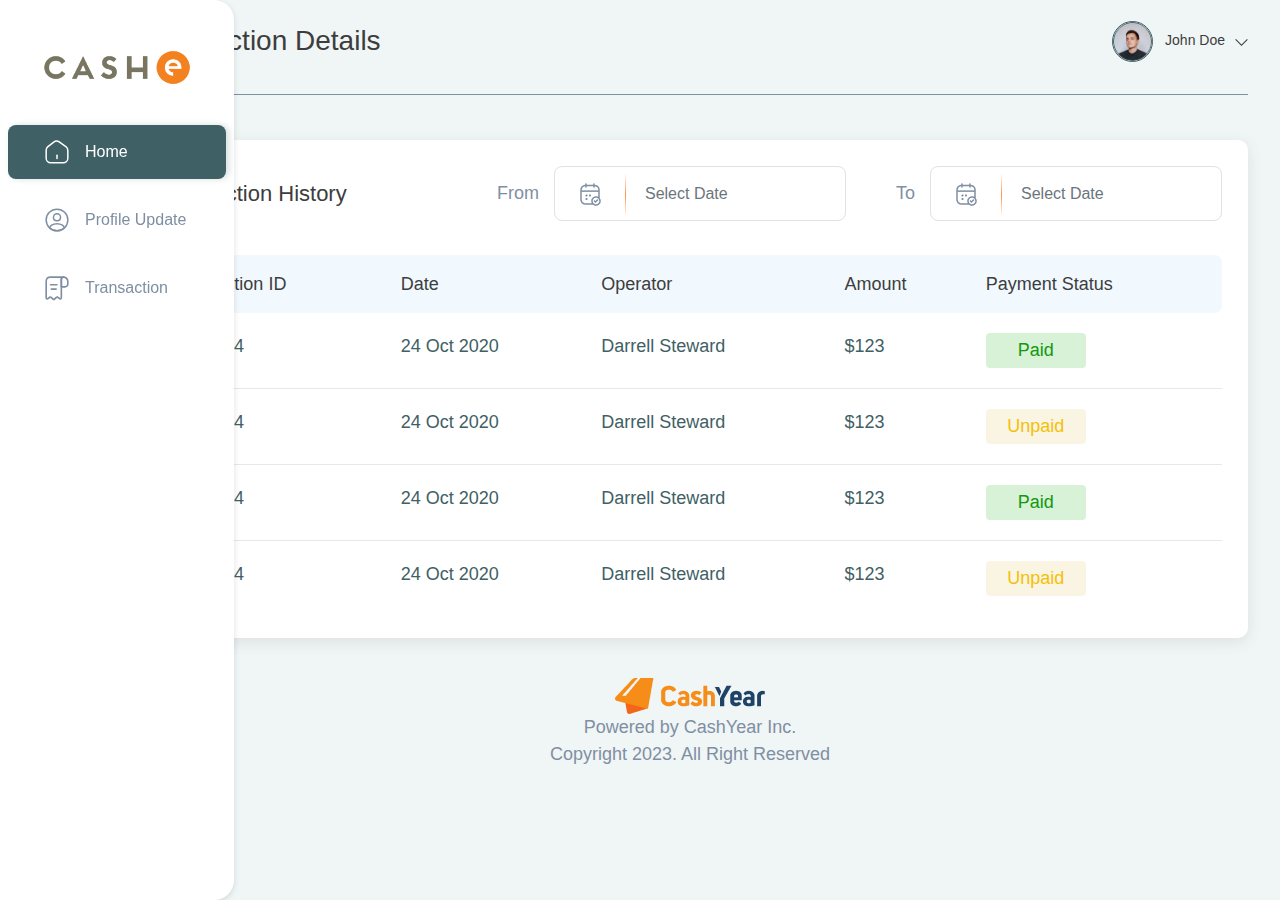
<file: transaction-history.html>
<!DOCTYPE html>
<html lang="en">

<head>
    <meta charset="UTF-8">
    <meta http-equiv="X-UA-Compatible" content="IE=edge">
    <meta name="viewport" content="width=device-width, initial-scale=1.0">
    <meta name="viewport" content="initial-scale=1.0, width=device-width, user-scalable=yes, minimum-scale=1.0, maximum-scale=2.0">

    <title>Transaction History</title>
    <!-- style  -->
    <link rel="stylesheet" href="./css/bootstrap-datepicker.min.css">
    <link rel="stylesheet" href="./css/bootstrap.min.css">
    <link rel="stylesheet" href="./css/all.min.css">
    <link rel="stylesheet" href="./css/style.css">
    <link rel="stylesheet" href="./css/responsive.css">
</head>

<body>

    <div class="dashboard">
        <div class="container-fluid">
            <!-- left  -->
            <div class="dashboard-left">

                <div class="dashboard-logo">
                    <a href="#">
                        <img src="./images/cashe-logo.png" alt="" class="logo-img">
                        <img src="./images/cashe-logo-icon.png" alt="" class="logo-icon">
                    </a>

                    <span class="ds-mobile-icon">
                        <i class="fas fa-angle-right"></i>
                    </span>
                </div>
                <div class="dashboard-manu">
                    <div class="dashboard-menu-top">
                        <ul>
                            <li class="active">
                                <a href="#">
                                    <span>
                                        <svg width="26" height="26" viewBox="0 0 26 26" fill="none"
                                            xmlns="http://www.w3.org/2000/svg">
                                            <path
                                                d="M9.77163 3.07668L3.93246 7.62668C2.95746 8.38501 2.16663 9.99918 2.16663 11.2233V19.2508C2.16663 21.7642 4.21413 23.8225 6.72746 23.8225H19.2725C21.7858 23.8225 23.8333 21.7642 23.8333 19.2617V11.375C23.8333 10.0642 22.9558 8.38501 21.8833 7.63751L15.1883 2.94668C13.6716 1.88501 11.2341 1.93918 9.77163 3.07668Z"
                                                stroke="#7F8FA3" stroke-width="1.5" stroke-linecap="round"
                                                stroke-linejoin="round" />
                                            <path d="M13 19.4892V16.2392" stroke="#7F8FA3" stroke-width="1.5"
                                                stroke-linecap="round" stroke-linejoin="round" />
                                        </svg>

                                    </span>
                                    Home
                                </a>
                            </li>
                            <li>
                                <a href="#">
                                    <span>
                                        <svg width="26" height="26" viewBox="0 0 26 26" fill="none"
                                            xmlns="http://www.w3.org/2000/svg">
                                            <path
                                                d="M13.13 13.845C13.0542 13.8342 12.9567 13.8342 12.87 13.845C10.9633 13.78 9.44666 12.22 9.44666 10.3025C9.44666 8.34168 11.0283 6.74918 13 6.74918C14.9608 6.74918 16.5533 8.34168 16.5533 10.3025C16.5425 12.22 15.0367 13.78 13.13 13.845Z"
                                                stroke="#7F8FA3" stroke-width="1.5" stroke-linecap="round"
                                                stroke-linejoin="round" />
                                            <path
                                                d="M20.3017 20.995C18.3734 22.7608 15.8167 23.8333 13 23.8333C10.1834 23.8333 7.6267 22.7608 5.69836 20.995C5.8067 19.9767 6.4567 18.98 7.61586 18.2C10.5842 16.2283 15.4375 16.2283 18.3842 18.2C19.5434 18.98 20.1934 19.9767 20.3017 20.995Z"
                                                stroke="#7F8FA3" stroke-width="1.5" stroke-linecap="round"
                                                stroke-linejoin="round" />
                                            <path
                                                d="M13 23.8333C18.983 23.8333 23.8333 18.9831 23.8333 13C23.8333 7.0169 18.983 2.16666 13 2.16666C7.01687 2.16666 2.16663 7.0169 2.16663 13C2.16663 18.9831 7.01687 23.8333 13 23.8333Z"
                                                stroke="#7F8FA3" stroke-width="1.5" stroke-linecap="round"
                                                stroke-linejoin="round" />
                                        </svg>

                                    </span>
                                    Profile Update
                                </a>
                            </li>
                            <li>
                                <a href="#">
                                    <span>
                                        <svg width="26" height="26" viewBox="0 0 26 26" fill="none"
                                            xmlns="http://www.w3.org/2000/svg">
                                            <path
                                                d="M21.0384 12.7292H17.3334C16.8892 12.7292 16.5209 12.3608 16.5209 11.9167V4.34416C16.5209 3.54249 16.835 2.79499 17.3984 2.23166C17.9617 1.66832 18.7092 1.35416 19.5109 1.35416H19.5217C20.8759 1.36499 22.1542 1.89582 23.1292 2.85999C24.1042 3.84582 24.635 5.14582 24.635 6.49999V9.12166C24.6459 11.2775 23.1942 12.7292 21.0384 12.7292ZM18.1459 11.1042H21.0384C22.295 11.1042 23.0209 10.3783 23.0209 9.12166V6.49999C23.0209 5.56832 22.6525 4.67999 21.9917 4.00832C21.3309 3.35832 20.4534 2.98999 19.5217 2.97916C19.5217 2.97916 19.5217 2.97916 19.5109 2.97916C19.1534 2.97916 18.8067 3.11999 18.5467 3.37999C18.2867 3.63999 18.1459 3.97582 18.1459 4.34416V11.1042Z"
                                                fill="#7F8FA3" />
                                            <path
                                                d="M9.74974 25.2742C9.24057 25.2742 8.76391 25.0792 8.40641 24.7108L6.60804 22.9017C6.51054 22.8042 6.35892 22.7933 6.25059 22.88L4.39807 24.2667C3.8239 24.7 3.06555 24.7758 2.41555 24.4508C1.76555 24.1258 1.36475 23.4758 1.36475 22.75V6.49999C1.36475 3.22832 3.23891 1.35416 6.51058 1.35416H19.5106C19.9547 1.35416 20.3231 1.72249 20.3231 2.16666C20.3231 2.61082 19.9547 2.97916 19.5106 2.97916C18.7631 2.97916 18.1564 3.58582 18.1564 4.33332V22.75C18.1564 23.4758 17.7555 24.1258 17.1055 24.4508C16.4664 24.7758 15.6973 24.7 15.1231 24.2667L13.2706 22.88C13.1622 22.7933 13.0106 22.815 12.9239 22.9017L11.1039 24.7217C10.7356 25.0792 10.2589 25.2742 9.74974 25.2742ZM6.40221 21.2008C6.90054 21.2008 7.38804 21.385 7.75637 21.7642L9.55474 23.5733C9.61974 23.6383 9.7064 23.6492 9.74974 23.6492C9.79307 23.6492 9.87973 23.6383 9.94473 23.5733L11.7647 21.7533C12.4364 21.0817 13.4981 21.0167 14.2456 21.5908L16.0872 22.9667C16.2064 23.0533 16.3147 23.0208 16.3689 22.9883C16.4231 22.9558 16.5206 22.8908 16.5206 22.75V4.33332C16.5206 3.84582 16.6397 3.37999 16.8456 2.97916H6.49974C4.09474 2.97916 2.9789 4.09499 2.9789 6.49999V22.75C2.9789 22.9017 3.07642 22.9667 3.13058 22.9992C3.19558 23.0317 3.30393 23.0533 3.41226 22.9667L5.26472 21.58C5.60055 21.3308 6.00137 21.2008 6.40221 21.2008Z"
                                                fill="#7F8FA3" />
                                            <path
                                                d="M13 10.5625H6.5C6.05583 10.5625 5.6875 10.1942 5.6875 9.75C5.6875 9.30583 6.05583 8.9375 6.5 8.9375H13C13.4442 8.9375 13.8125 9.30583 13.8125 9.75C13.8125 10.1942 13.4442 10.5625 13 10.5625Z"
                                                fill="#7F8FA3" />
                                            <path
                                                d="M12.1875 14.8958H7.3125C6.86833 14.8958 6.5 14.5275 6.5 14.0833C6.5 13.6392 6.86833 13.2708 7.3125 13.2708H12.1875C12.6317 13.2708 13 13.6392 13 14.0833C13 14.5275 12.6317 14.8958 12.1875 14.8958Z"
                                                fill="#7F8FA3" />
                                        </svg>

                                    </span>
                                    Transaction
                                </a>
                            </li>
                        </ul>
                    </div>
                </div>
            </div>

            <!-- right -->
            <div class="dashboard-right">
                <div class="dashboard-padding">
                    <div class="dashboard-top-header">
                        <div class="main-title">Transaction Details</div>
                        <div class="user-info">
                            <div class="user-info-con">
                                <img src="./images/user-icon.png" alt="">
                                <span>John Doe</span>
                            </div>
                            <div class="dropdown user-dropdown">
                                <button type="button" id="dropdownMenuButton1" data-bs-toggle="dropdown"
                                    aria-expanded="false">
                                    <img src="./images/down-icon.png" alt="">
                                </button>
                                <ul class="dropdown-menu" aria-labelledby="dropdownMenuButton1">
                                    <li><a class="dropdown-item" href="#">logout</a></li>
                                    <li><a class="dropdown-item" href="#">logout</a></li>
                                    <li><a class="dropdown-item" href="#">logout</a></li>
                                </ul>
                            </div>
                        </div>
                    </div>


                    <div class="transaction-history">
                        <div class="transaction-history-top">
                            <div class="title">
                                Transaction History
                            </div>
                            <div class="datepicker-form">
                                <form action="">
                                    <div class="start-date input-group">
                                        <label> From </label>
                                        <div class="input-box">
                                            <input type='text' class="form-control" id='datepicker'
                                                placeholder='Select Date'>
                                            <span class="input-group-append">
                                                <span class="input-group-text">
                                                    <img src="./images/calendar-tick.png" alt="">
                                                </span>
                                            </span>
                                        </div>
                                    </div>

                                    <div class="end-date input-group">
                                        <label> To</label>
                                        <div class="input-box">
                                            <input type='text' class="form-control" id='datepicker2'
                                                placeholder='Select Date'>
                                            <span class="input-group-append">
                                                <span class="input-group-text">
                                                    <img src="./images/calendar-tick.png" alt="">
                                                </span>
                                            </span>
                                        </div>
                                    </div>
                                </form>
                            </div>
                        </div>
                        <div class="transaction-history-tabel">
                            <div class="table-responsive">
                                <table class="table">
                                    <thead>
                                        <tr>
                                            <td>Transaction ID</td>
                                            <td>Date</td>
                                            <td>Operator</td>
                                            <td>Amount</td>
                                            <td>Payment Status</td>
                                        </tr>
                                    </thead>
                                    <tbody>
                                        <tr>
                                            <td>#NZ2134</td>
                                            <td>24 Oct 2020</td>
                                            <td>Darrell Steward</td>
                                            <td>$123</td>
                                            <td class="paid"><span>paid</span></td>
                                        </tr>
                                        <tr>
                                            <td>#NZ2134</td>
                                            <td>24 Oct 2020</td>
                                            <td>Darrell Steward</td>
                                            <td>$123</td>
                                            <td class="unpaid"><span>Unpaid</span></td>
                                        </tr>
                                        <tr>
                                            <td>#NZ2134</td>
                                            <td>24 Oct 2020</td>
                                            <td>Darrell Steward</td>
                                            <td>$123</td>
                                            <td class="paid"><span>paid</span></td>
                                        </tr>
                                        <tr>
                                            <td>#NZ2134</td>
                                            <td>24 Oct 2020</td>
                                            <td>Darrell Steward</td>
                                            <td>$123</td>
                                            <td class="unpaid"><span>Unpaid</span></td>
                                        </tr>
                                    </tbody>
                                </table>
                            </div>
                        </div>
                    </div>


                    <div class="cashe-footer">
                        <img src="./images/bottom-icon.png" alt="">
                        <p>Powered by CashYear Inc. <br> Copyright 2023. All Right Reserved </p>
                    </div>
                </div>
            </div>
        </div>

    </div>

    <!-- javascript  -->
    <script src="./js/bootstrap.bundle.min.js"></script>
    <script src="./js/jquery.min.js"></script>
    <script src="./js/bootstrap-datepicker.min.js"></script>
    <script src="./js/custom.js"></script>
</body>

</html>
</file>
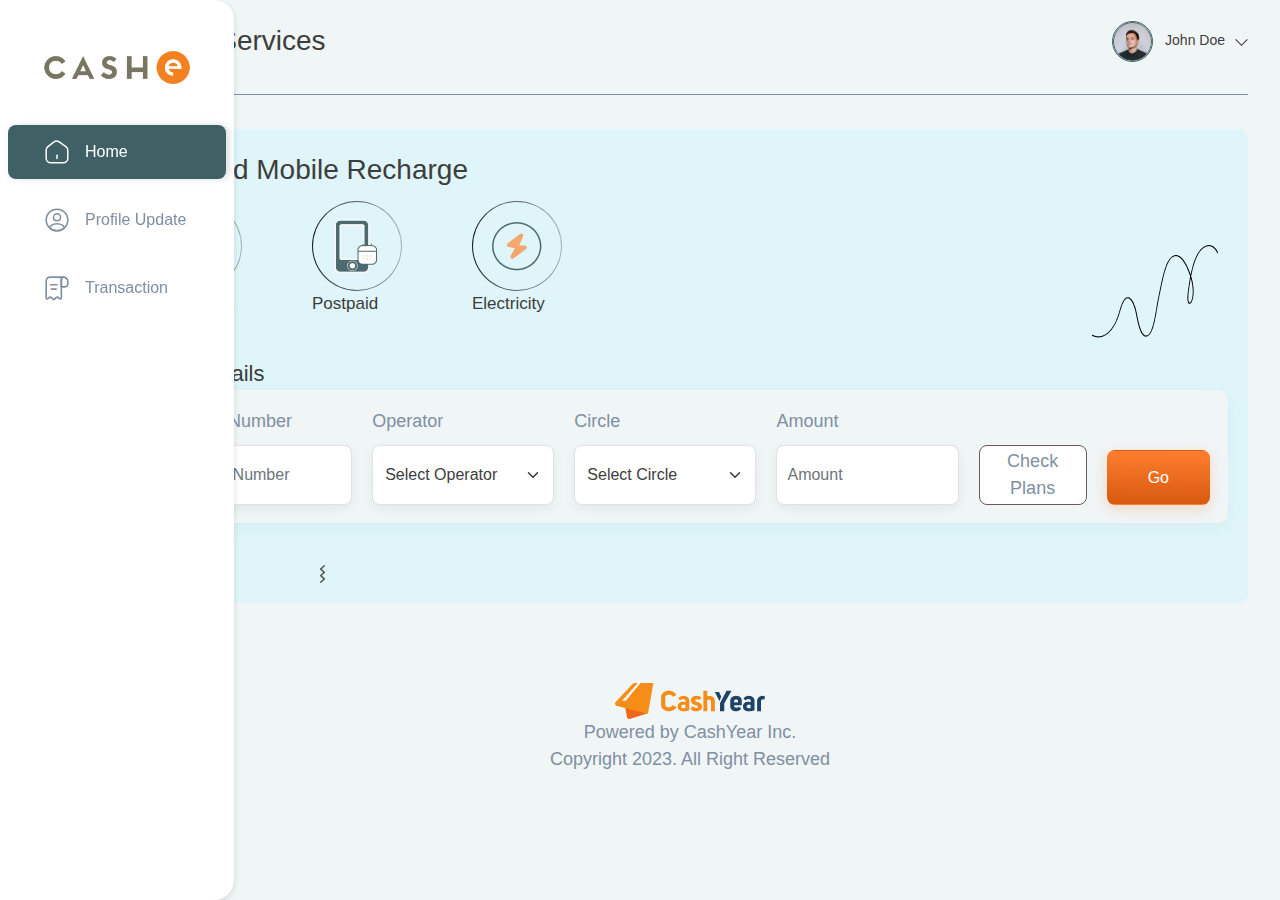
<file: utility-services.html>
<!DOCTYPE html>
<html lang="en">

<head>
    <meta charset="UTF-8">
    <meta http-equiv="X-UA-Compatible" content="IE=edge">
    <meta name="viewport" content="width=device-width, initial-scale=1.0">
    <title>Utility Services</title>
   <!-- style  -->
   <link rel="stylesheet" href="./css/bootstrap-datepicker.min.css">
   <link rel="stylesheet" href="./css/bootstrap.min.css">
   <link rel="stylesheet" href="./css/all.min.css">
   <link rel="stylesheet" href="./css/style.css">
   <link rel="stylesheet" href="./css/responsive.css">
</head>

<body>

    <div class="dashboard">
        <div class="container-fluid">
            <!-- left  -->
            <div class="dashboard-left">

                <div class="dashboard-logo">
                    <a href="#">
                        <img src="./images/cashe-logo.png" alt="" class="logo-img">
                        <img src="./images/cashe-logo-icon.png" alt="" class="logo-icon">
                    </a>

                    <!-- <span class="ds-mobile-icon">
                        <i class="fas fa-angle-right"></i>
                    </span> -->
                </div>
                <div class="dashboard-manu">
                    <div class="dashboard-menu-top">
                        <ul>
                            <li class="active">
                                <a href="#">
                                    <span>
                                        <svg width="26" height="26" viewBox="0 0 26 26" fill="none"
                                            xmlns="http://www.w3.org/2000/svg">
                                            <path
                                                d="M9.77163 3.07668L3.93246 7.62668C2.95746 8.38501 2.16663 9.99918 2.16663 11.2233V19.2508C2.16663 21.7642 4.21413 23.8225 6.72746 23.8225H19.2725C21.7858 23.8225 23.8333 21.7642 23.8333 19.2617V11.375C23.8333 10.0642 22.9558 8.38501 21.8833 7.63751L15.1883 2.94668C13.6716 1.88501 11.2341 1.93918 9.77163 3.07668Z"
                                                stroke="#7F8FA3" stroke-width="1.5" stroke-linecap="round"
                                                stroke-linejoin="round" />
                                            <path d="M13 19.4892V16.2392" stroke="#7F8FA3" stroke-width="1.5"
                                                stroke-linecap="round" stroke-linejoin="round" />
                                        </svg>

                                    </span>
                                    Home
                                </a>
                            </li>
                            <li>
                                <a href="#">
                                    <span>
                                        <svg width="26" height="26" viewBox="0 0 26 26" fill="none"
                                            xmlns="http://www.w3.org/2000/svg">
                                            <path
                                                d="M13.13 13.845C13.0542 13.8342 12.9567 13.8342 12.87 13.845C10.9633 13.78 9.44666 12.22 9.44666 10.3025C9.44666 8.34168 11.0283 6.74918 13 6.74918C14.9608 6.74918 16.5533 8.34168 16.5533 10.3025C16.5425 12.22 15.0367 13.78 13.13 13.845Z"
                                                stroke="#7F8FA3" stroke-width="1.5" stroke-linecap="round"
                                                stroke-linejoin="round" />
                                            <path
                                                d="M20.3017 20.995C18.3734 22.7608 15.8167 23.8333 13 23.8333C10.1834 23.8333 7.6267 22.7608 5.69836 20.995C5.8067 19.9767 6.4567 18.98 7.61586 18.2C10.5842 16.2283 15.4375 16.2283 18.3842 18.2C19.5434 18.98 20.1934 19.9767 20.3017 20.995Z"
                                                stroke="#7F8FA3" stroke-width="1.5" stroke-linecap="round"
                                                stroke-linejoin="round" />
                                            <path
                                                d="M13 23.8333C18.983 23.8333 23.8333 18.9831 23.8333 13C23.8333 7.0169 18.983 2.16666 13 2.16666C7.01687 2.16666 2.16663 7.0169 2.16663 13C2.16663 18.9831 7.01687 23.8333 13 23.8333Z"
                                                stroke="#7F8FA3" stroke-width="1.5" stroke-linecap="round"
                                                stroke-linejoin="round" />
                                        </svg>

                                    </span>
                                    Profile Update
                                </a>
                            </li>
                            <li>
                                <a href="#">
                                    <span>
                                        <svg width="26" height="26" viewBox="0 0 26 26" fill="none"
                                            xmlns="http://www.w3.org/2000/svg">
                                            <path
                                                d="M21.0384 12.7292H17.3334C16.8892 12.7292 16.5209 12.3608 16.5209 11.9167V4.34416C16.5209 3.54249 16.835 2.79499 17.3984 2.23166C17.9617 1.66832 18.7092 1.35416 19.5109 1.35416H19.5217C20.8759 1.36499 22.1542 1.89582 23.1292 2.85999C24.1042 3.84582 24.635 5.14582 24.635 6.49999V9.12166C24.6459 11.2775 23.1942 12.7292 21.0384 12.7292ZM18.1459 11.1042H21.0384C22.295 11.1042 23.0209 10.3783 23.0209 9.12166V6.49999C23.0209 5.56832 22.6525 4.67999 21.9917 4.00832C21.3309 3.35832 20.4534 2.98999 19.5217 2.97916C19.5217 2.97916 19.5217 2.97916 19.5109 2.97916C19.1534 2.97916 18.8067 3.11999 18.5467 3.37999C18.2867 3.63999 18.1459 3.97582 18.1459 4.34416V11.1042Z"
                                                fill="#7F8FA3" />
                                            <path
                                                d="M9.74974 25.2742C9.24057 25.2742 8.76391 25.0792 8.40641 24.7108L6.60804 22.9017C6.51054 22.8042 6.35892 22.7933 6.25059 22.88L4.39807 24.2667C3.8239 24.7 3.06555 24.7758 2.41555 24.4508C1.76555 24.1258 1.36475 23.4758 1.36475 22.75V6.49999C1.36475 3.22832 3.23891 1.35416 6.51058 1.35416H19.5106C19.9547 1.35416 20.3231 1.72249 20.3231 2.16666C20.3231 2.61082 19.9547 2.97916 19.5106 2.97916C18.7631 2.97916 18.1564 3.58582 18.1564 4.33332V22.75C18.1564 23.4758 17.7555 24.1258 17.1055 24.4508C16.4664 24.7758 15.6973 24.7 15.1231 24.2667L13.2706 22.88C13.1622 22.7933 13.0106 22.815 12.9239 22.9017L11.1039 24.7217C10.7356 25.0792 10.2589 25.2742 9.74974 25.2742ZM6.40221 21.2008C6.90054 21.2008 7.38804 21.385 7.75637 21.7642L9.55474 23.5733C9.61974 23.6383 9.7064 23.6492 9.74974 23.6492C9.79307 23.6492 9.87973 23.6383 9.94473 23.5733L11.7647 21.7533C12.4364 21.0817 13.4981 21.0167 14.2456 21.5908L16.0872 22.9667C16.2064 23.0533 16.3147 23.0208 16.3689 22.9883C16.4231 22.9558 16.5206 22.8908 16.5206 22.75V4.33332C16.5206 3.84582 16.6397 3.37999 16.8456 2.97916H6.49974C4.09474 2.97916 2.9789 4.09499 2.9789 6.49999V22.75C2.9789 22.9017 3.07642 22.9667 3.13058 22.9992C3.19558 23.0317 3.30393 23.0533 3.41226 22.9667L5.26472 21.58C5.60055 21.3308 6.00137 21.2008 6.40221 21.2008Z"
                                                fill="#7F8FA3" />
                                            <path
                                                d="M13 10.5625H6.5C6.05583 10.5625 5.6875 10.1942 5.6875 9.75C5.6875 9.30583 6.05583 8.9375 6.5 8.9375H13C13.4442 8.9375 13.8125 9.30583 13.8125 9.75C13.8125 10.1942 13.4442 10.5625 13 10.5625Z"
                                                fill="#7F8FA3" />
                                            <path
                                                d="M12.1875 14.8958H7.3125C6.86833 14.8958 6.5 14.5275 6.5 14.0833C6.5 13.6392 6.86833 13.2708 7.3125 13.2708H12.1875C12.6317 13.2708 13 13.6392 13 14.0833C13 14.5275 12.6317 14.8958 12.1875 14.8958Z"
                                                fill="#7F8FA3" />
                                        </svg>

                                    </span>
                                    Transaction
                                </a>
                            </li>
                        </ul>
                    </div>
                </div>
            </div>

            <!-- right -->
            <div class="dashboard-right">
                <div class="dashboard-padding">
                    <div class="dashboard-top-header">
                        <div class="main-title">Utility Services</div>
                        <div class="user-info">
                            <div class="user-info-con">
                                <img src="./images/user-icon.png" alt="">
                                <span>John Doe</span>
                            </div>
                            <div class="dropdown user-dropdown">
                                <button type="button" id="dropdownMenuButton1" data-bs-toggle="dropdown"
                                    aria-expanded="false">
                                    <img src="./images/down-icon.png" alt="">
                                </button>
                                <ul class="dropdown-menu" aria-labelledby="dropdownMenuButton1">
                                    <li><a class="dropdown-item" href="#">logout</a></li>
                                    <li><a class="dropdown-item" href="#">logout</a></li>
                                    <li><a class="dropdown-item" href="#">logout</a></li>
                                </ul>
                            </div>
                        </div>
                    </div>
                    <div class="prepaid-recharge">
                        <h3 class="sub-title">Prepaid Mobile Recharge</h3>
                        <span class="vector-img-1"><img src="./images/vector-img-1.png" alt=""></span>
                        <span class="vector-img-2"><img src="./images/vector-img-2.png" alt=""></span>
                        <div class="recharge-info">
                            <ul>
                                <li>
                                    <div class="recharge-item">
                                        <span>
                                            <img src="./images/recharges-icon.png" alt="">
                                        </span>
                                        <strong>Recharges</strong>
                                    </div>
                                </li>
                                <li>
                                    <div class="recharge-item">
                                        <span>
                                            <img src="./images/postpaid-icon.png" alt="">
                                        </span>
                                        <strong>Postpaid</strong>
                                    </div>
                                </li>
                                <li>
                                    <div class="recharge-item">
                                        <span>
                                            <img src="./images/Electrictity.png" alt="">
                                        </span>
                                        <strong>Electricity</strong>
                                    </div>
                                </li>
                            </ul>
                        </div>

                        <div class="recharge-details">
                            <strong class="recharge-detail-title">Add Details</strong>
                            <div class="recharge-detail-box">
                                <div class="recharge-detail-item">
                                    <label>Mobile Number</label>
                                    <input type="text" class="form-control" placeholder="Mobile Number">
                                </div>
                                <div class="recharge-detail-item">
                                    <label>Operator</label>
                                    <select class="form-select" aria-label="Default select example">
                                        <option selected>Select Operator</option>
                                        <option value="1">One</option>
                                        <option value="2">Two</option>
                                        <option value="3">Three</option>
                                    </select>
                                </div>
                                <div class="recharge-detail-item">
                                    <label>Circle</label>
                                    <select class="form-select" aria-label="Default select example">
                                        <option selected>Select Circle</option>
                                        <option value="1">One</option>
                                        <option value="2">Two</option>
                                        <option value="3">Three</option>
                                    </select>
                                </div>
                                <div class="recharge-detail-item">
                                    <label>Amount</label>
                                    <input type="text" class="form-control" placeholder="Amount">
                                </div>

                                <div class="recharge-detail-check-plans">
                                    <button class="btn">Check Plans</button>
                                </div>
                                <div class="recharge-detail-go">
                                    <button class="btn btn-orange">Go</button>
                                </div>
                            </div>
                        </div>
                    </div>
                    <div class="cashe-footer">
                        <img src="./images/bottom-icon.png" alt="">
                        <p>Powered by CashYear Inc. <br> Copyright 2023. All Right Reserved  </p>
                    </div>
                </div>
            </div>
        </div>

    </div>

     <!-- javascript  -->
     <script src="./js/bootstrap.bundle.min.js"></script>
     <script src="./js/jquery.min.js"></script>
     <script src="./js/bootstrap-datepicker.min.js"></script>
     <script src="./js/custom.js"></script>
</body>

</html>
</file>
<file: css/style.css>
article,
aside,
figcaption,
figure,
footer,
header,
hgroup,
main,
nav,
section {
    display: block;
}

@import url('https://fonts.googleapis.com/css2?family=Poppins:wght@100;200;300;400;500;600;700;800;900&display=swap');

*,
::after,
::before {
    box-sizing: border-box;
    -ms-box-sizing: border-box;
    -webkit-box-sizing: border-box;
    -moz-box-sizing: border-box;
    -o-box-sizing: border-box;
    padding: 0;
    margin: 0;
    outline: none;
}

body {
    background: #fff;
    color: #000000;
    font-family: 'Poppins', sans-serif;
    font-size: 14px;
    line-height: 16px;
    margin: 0;
    padding: 0;
    font-style: normal;
    font-weight: normal;
}

a,
a:hover,
a:focus {
    text-decoration: none;
    transition: all linear 0.5s;
    -webkit-transition: all linear 0.5s;
    -ms-transition: all linear 0.5s;
    -moz-transition: all linear 0.5s;
}

a {
    color: #000000;
    text-decoration: none;
    background-color: transparent;
}

h1,
h2,
h3,
h4,
h5,
h6,
ul,
ol,
li,
p {
    margin: 0;
    padding: 0;
    font-weight: normal;
    font-family: 'Poppins', sans-serif;
}

ul,
ol,
li {
    list-style: none;
}

p {
    font-family: 'Poppins', sans-serif;
    font-size: 14px;
    line-height: 20px;
}

img {
    border: 0;
    outline: none;
    vertical-align: middle;
    max-width: 100%;
}

.input-group>:not(:first-child):not(.dropdown-menu):not(.valid-tooltip):not(.valid-feedback):not(.invalid-tooltip):not(.invalid-feedback) {
    border-radius: 8px;
    margin-left: 0;
}

.input-group {
    margin-bottom: 20px;
}

.form-control {
    border: 1px solid #E2E2E2;
    border-radius: 8px;
    height: 55px;
    font-weight: 500;
    font-size: 16px;
    line-height: 24px;
    color: #3D3D3D;
    padding: 10px;
}

.form-control:focus {
    color: #3D3D3D;
    background-color: #fff;
    border-color: #E2E2E2;
    outline: 0;
    box-shadow: none;
}

.form-select {
    font-weight: 400;
    font-size: 16px;
    line-height: 24px;
    color: #3D3D3D;
    border-color:#E2E2E2;
}
.form-select:focus {
    border-color: #E2E2E2;
    outline: 0;
    box-shadow:none;
}
::-webkit-input-placeholder {
    color: #3D3D3D;
    opacity: 1;
}

:-ms-input-placeholder {
    color: #3D3D3D;
    opacity: 1;
}

::placeholder {
    color: #3D3D3D;
    opacity: 1;
}

input::-webkit-outer-spin-button,
input::-webkit-inner-spin-button {
  -webkit-appearance: none;
  margin: 0;
}
input[type=number] {
  -moz-appearance: textfield;
}
.form-check-input:focus {
    outline: 0;
    box-shadow:none;
}
.btn {
    padding: 16px 40px;
    height: 55px;
    display: flex;
    align-items: center;
    justify-content: center;
    font-weight: 500;
    font-size: 16px;
    line-height: 24px;
    color: #FFFFFF;
    background: linear-gradient(180.77deg, #FF7E30 0.19%, #D85A0F 99.86%);
    box-shadow: 0px 4px 14px rgba(245, 166, 109, 0.35);
    border-radius: 8px;
    margin: 0 auto;
}
.btn.btn-orange {
    color: #FFFFFF;
    background: linear-gradient(180.77deg, #FF7E30 0.19%, #D85A0F 99.86%);
    box-shadow: 0px 4px 14px rgba(245, 166, 109, 0.35);
}
.btn.btn-orange:hover {
    box-shadow: none;
    background: #3f6064;
}

.btn-check:focus+.btn, .btn:focus {
    outline: 0;
    box-shadow: none;
}

.ds-mobile-icon {
    display: none;
}
/*-----------------------------
 login-style-start 
----------------------------- */

@media (min-width: 1400px) {

    .container,
    .container-lg,
    .container-md,
    .container-sm,
    .container-xl {
        max-width: 1920px;
    }
}

.login-main {
    min-height: 100vh;
    height: 100%;
    position: relative;
}

.login-main .container-fluid {
    min-height: 100vh;
    height: 100%;
}

.login-main .row {
    min-height: 100vh;
    height: 100%;
    position: relative;
    z-index: 1;
}

.login-box {
    background: #f0f5f6;
    height: 100%;
    position: relative;
    z-index: 1;
}
.login-box::before {
    position: absolute;
    content: "";
    top: 0;
    right: 0;
    background-image: url("../images/bg-icon.png");
    background-repeat: no-repeat;
    background-size: contain;
    background-position: top right;
    width: 268px;
    height: 288px;
}

.login-banner {
    height: 100%;
}

.login-banner img {
    height: 100%;
    object-fit: cover;
}

.login-right {
    height: 100%;
    display: flex;
    flex-wrap: wrap;
    flex-direction: column;
    align-items: center;
    justify-content: center;
}

.site-logo {
    margin-bottom: 50px;
}

.login-white-box {
    background: #FFFFFF;
    border: 1px solid #EBEBEB;
    box-shadow: 0px 4px 16px rgba(84, 150, 158, 0.07);
    border-radius: 10px;
    max-width: 565px;
    width: 100%;
    padding: 20px 30px;
}

.login-text-top h4 {
    font-weight: 500;
    font-size: 28px;
    line-height: 32px;
    color: #3D3D3D;
    margin-bottom: 12px;
}

.login-text-top p {
    font-weight: 400;
    font-size: 18px;
    line-height: 27px;
    color: #929292;
    max-width: 374px;
    width: 100%;
    margin-bottom: 50px;
}

.login-input {
    margin-bottom: 76px;
}

.login-input label {
    font-weight: 500;
    font-size: 18px;
    line-height: 27px;
    color: #3D3D3D;
    display: block;
    width: 100%;
    margin-bottom: 12px;
}
.login-input .input-group .mobile-number-input {
    position: relative;
}
.mobile-number-input {
    max-width: 334px;
    width: 100%;
    margin-right: 10px;
}
.mobile-number-input .form-control {
    padding-left: 64px;
}
.country-icon {
    position: absolute;
    left: 10px;
    top: 50%;
    transform: translateY(-50%);
    max-width: 48px;
    width: 100%;
}

.opt-div .opt-title {
    font-weight: 500;
    font-size: 18px;
    line-height: 22px;
    color: #3D3D3D;
    margin-bottom: 18px;
    display: block;
    text-align: center;
}
.opt-input {
    display: flex;
    align-items: center;
    justify-content: center;
    gap: 20px;
    margin-bottom: 20px;
}
.opt-input input[type=number] {
    background: #EDF9FB;
    border: 1px solid #3F6064;
    border-radius: 8px;
    width: 55px;
    height: 55px;
    font-weight: 500;
    font-size: 20px;
    line-height: 30px;
    color: #3D3D3D;
    text-align: center;
}
.time-box {
    margin-bottom: 32px;
}
.time-box span {
    display: flex;
    align-items: center;
    justify-content: center;
    gap: 6px;
    font-weight: 400;
    font-size: 18px;
    line-height: 27px;
    color: #FF9244;
}
.login-btn {
    text-align: center;
    margin-bottom: 25px;
}
.login-btn .btn {
    font-size: 20px;
    padding-left: 76px;
    padding-right: 76px;
}
.login-footer p {
    max-width: 284px;
    width: 100%;
    font-weight: 400;
    font-size: 14px;
    line-height: 21px;
    text-align: center;
    color: #959595;
    margin: 0 auto;
}
.login-footer p a {
    color: #FF9244;
}

/*-----------------------------
   Dashboard-style-start
-----------------------------*/
.dashboard {
    display: flex;
    flex-wrap: wrap;
    height: 100%;
    min-height: 100vh;
    background-color: #f0f5f6;
}

.dashboard-left {
    padding-top: 48px;
    padding-bottom: 48px;
    /* width: 234px; */
    width: 100px;
    position: fixed;
    top: 0;
    bottom: 0;
    left: 0;
    z-index: 1001;
    background: #FFFFFF;
    box-shadow: 0px 2px 6px rgba(0, 0, 0, 0.12);
    border-radius: 0px 20px 20px 0px;
    transition: all 0.5s;
    overflow-x: hidden;
    overflow-y: auto;
    height: 100%;
    min-height: 100vh;
}

.dashboard-left:hover {
    width: 234px;
}
.dashboard-logo {
    text-align: center;
    margin-bottom: 38px;
}
.dashboard-logo img.logo-icon {
    display: block;
    margin: 0 auto;
}
.dashboard-left:hover .dashboard-logo img.logo-icon {
    display: none;
}  
.dashboard-left:hover .dashboard-logo img.logo-img {
    display: block;
}
.dashboard-logo img.logo-img {
    max-width: 160px;
    width: 100%;
    margin: 0 auto;
    display: none;
}

.dashboard-menu-top ul li {
    margin-bottom: 14px;
}
.dashboard-menu-top ul li a {
    padding: 14px 14px;
    font-weight: 400;
    font-size: 0;
    line-height: 24px;
    color: #7F8FA3;
    display: flex;
    align-items: center;
    
    justify-content: center;
    gap: 0px;
    text-transform: capitalize;
    margin: 0 8px;
    transition: all 0.5s;
}
.dashboard-menu-top ul li:hover a,
.dashboard-menu-top ul li.active a {
    background: #3F6064;
    box-shadow: 3px 0px 6px rgba(63, 96, 100, 0.2);
    border-radius: 8px;
    color: #fff;
}  
.dashboard-menu-top ul li:hover a span path,
.dashboard-menu-top ul li.active a span path {
    stroke: #FFFFFF;
}

.dashboard-left:hover .dashboard-menu-top ul li a {
    font-size: 16px;
    padding-left: 36px;
    padding-right: 36px;
    gap: 15px;
    justify-content: flex-start;
}


.dashboard-right {
    max-width: calc(100% - 100px);
    width: 100%;
    margin-left: auto;
    transition: all 0.5s;
}
/* .dashboard-left:hover + .dashboard-right {
    max-width: calc(100% - 234px);
} */

.dashboard-padding {
    padding: 32px 40px 60px 40px; 
}
.dashboard-top-header {
    display: flex;
    align-items: center;
    justify-content: space-between;
    padding-bottom: 32px;
    margin-bottom: 20px;
    border-bottom: 1px solid #7F8FA3;
}
.dashboard-top-header .main-title {
    font-weight: 500;
    font-size: 28px;
    line-height: 42px;
    color: #3D3D3D;
    position: relative;
    padding-left: 10px;
    text-transform: capitalize;
}
.dashboard-top-header .main-title::before {
    position: absolute;
    content: "";
    width: 3px;
    height: 30px;
    background: #F68D18;
    top: 50%;
    transform: translateY(-50%);
    left: -3px;
}
.user-info {
    display: flex;
    align-items: center;
    gap: 10px;
}
.user-info-con img {
    width: 41px;
    height: 41px;
    border-radius: 50%;
    border: 1px solid #3F6064;
}
.user-info-con span {
    font-weight: 400;
    font-size: 14px;
    line-height: 21px;
    color: #3D3D3D;
    margin-left: 8px;
}
.user-dropdown button {
    padding: 0;
    margin: 0;
    border: 0;
    background-color: transparent;
}
.user-dropdown ul {
    padding: 0;
    border-color: #f0f5f6;
}
.user-dropdown ul li a {
    font-weight: 400;
    font-size: 14px;
    line-height: 21px;
    color: #3D3D3D;
    padding-bottom:8px;
    border-bottom: 1px solid #f0f5f6;
    text-transform: capitalize;
}
.user-dropdown ul li a:hover {
    color: #FFFFFF;
    background: #3F6064;
}
.prepaid-recharge {
    margin-top: 34px;
    background: #DFF5F9;
    border-radius: 10px;
    padding: 30px 50px 110px;
    margin-bottom: 300px;
    position: relative;
}
.vector-img-1 {
    position: absolute;
    top: 116px;
    right: 30px;
}
.vector-img-2 {
    position: absolute;
    bottom: 20px;
    left: 188px;
}
/*-----------------------------
   prepaid-recharge-style-start
-----------------------------*/

.sub-title {
    font-weight: 500;
    font-size: 28px;
    line-height: 42px;
    color: #3D3D3D;
    margin-bottom: 10px;
}
.recharge-info ul {
    display: flex;
    align-items: center;
    gap: 70px;
    margin-bottom: 40px;
}
.recharge-info .recharge-item span {
    width: 90px;
    height: 90px;
    background: linear-gradient(#dff5f9, #dff5f9) padding-box,
    linear-gradient(to right, rgba(14, 14, 14, 0.9558), rgba(12, 11, 11, 0.27)) border-box;
    border: 4px solid transparent;
    border-width:1px;
    border-radius: 50%;
    display: flex;
    align-items: center;
    justify-content: center;
    border-style: solid;
}
.recharge-info .recharge-item strong {
    font-weight: 400;
    font-size: 17px;
    line-height: 26px;
    text-align: center;
    color: #3C3C3C;
}
.recharge-details .recharge-detail-title {
    font-weight: 500;
    font-size: 22px;
    line-height: 33px;
    color: #3D3D3D;
    margin-bottom: 8px;
}
.recharge-detail-box {
    background: #F0F5F6;
    box-shadow: 0px 4px 16px rgba(84, 150, 158, 0.07);
    border-radius: 10px;
    padding: 18px;
    display: flex;
    align-items: center;
    justify-content: flex-start;
    max-width: 1620px;
    width: 100%;
    gap:34px;
}
.recharge-detail-item label {
    font-weight: 500;
    font-size: 18px;
    line-height: 27px;
    color: #7F8FA3;
    display: block;
    width: 100%;
    margin-bottom: 10px;
}
.recharge-detail-item {
    max-width: 290px;
    width: 100%;
}
.recharge-detail-item input,
.recharge-detail-item select {
    height: 60px;
    width: 100%;
    box-shadow: 0px 4px 12px rgba(0, 0, 0, 0.06);
    border-radius: 8px;
}
.recharge-detail-check-plans {
    max-width: 108px;
    width: 100%;
    margin-top: auto;
} 
.recharge-detail-check-plans .btn {
    background: #fff;
    height: 60px;
    border: 1px solid #735757;
    font-weight: 500;
    font-size: 18px;
    line-height: 27px;
    color: #7F8FA3;
    box-shadow: none;
    padding: 0 23px;
}
.recharge-detail-go {
    margin-top: auto;
}

.cashe-footer {
    max-width: 310px;
    width: 100%;
    margin: 0 auto;
    text-align: center;
}
.cashe-footer p {
    font-weight: 400;
    font-size: 18px;
    line-height: 27px;
    color: #7F8FA3;
}


/*---------------------------------------
   Transaction-Details-style-start
---------------------------------------*/
.dropdown-menu {
    padding: 10px;
    color: rgba(61, 61, 61, 1);
    font-family: 'Poppins', sans-serif;
}
.datepicker td, .datepicker th {
    height: 25px;
}
.transaction-history {
    margin-top: 45px;
    background: #FFFFFF;
    box-shadow: 0px 4px 15px rgba(86, 86, 86, 0.12);
    border-radius: 10px;
    padding: 26px;
    margin-bottom: 40px;
}
.transaction-history-top {
    display: flex;
    align-items: center;
    justify-content: space-between;
    margin-bottom: 34px;
}
.transaction-history-top .title {
    font-weight: 500;
    font-size: 22px;
    line-height: 33px;
    color: #3D3D3D;
}
.datepicker-form form {
    display: flex;
    align-items: center;
    gap: 50px;
}
.datepicker-form .input-group {
    margin-bottom: 0;
    align-items: center;
    flex-wrap: nowrap;
}
.datepicker-form .input-group label {
    font-weight: 400;
    font-size: 18px;
    line-height: 27px;
    color: #7F8FA3;
    margin-right: 15px;
}
.datepicker-form .input-group .input-box {
    width: 292px;
    position: relative;
}
.datepicker-form .input-group .input-box .form-control {
    padding-left: 90px;
}
.datepicker-form .input-group .input-box .input-group-text {
    padding: 0;
    background-color: transparent;
    border: none;
    position: absolute;
    top: 50%;
    transform: translateY(-50%);
    left: 0;
    padding: 0 24px;
}
.datepicker-form .input-group .input-box .input-group-text::before {
    content: " ";
    position: absolute;
    right: 0;
    background-image: url("../images/border-right.png");
    background-position: right;
    background-repeat: no-repeat;
    width: 2px;
    height: 46px;
    top: 50%;
    transform: translateY(-50%);
}
.transaction-history-tabel table thead {
    background: #F1F9FF;
}
.transaction-history-tabel table thead tr,
.transaction-history-tabel table thead,
.transaction-history-tabel table thead tr td,
.transaction-history-tabel table tbody,
.transaction-history-tabel table tbody tr,
.transaction-history-tabel table tbody tr td{
    border: none;
}
.transaction-history-tabel table thead td {
    font-weight: 400;
    font-size: 18px;
    line-height: 34px;
    color: #3D3D3D;
    padding: 12px;
    background: #F1F9FF;
}
.transaction-history-tabel table thead td:first-child {
    border-top-left-radius: 8px;
    border-bottom-left-radius: 8px;
}
.transaction-history-tabel table thead td:last-child {
    border-top-right-radius: 8px;
    border-bottom-right-radius: 8px;
}
.transaction-history-tabel table tbody tr td {
    font-weight: 400;
    font-size: 18px;
    line-height: 27px;
    color: #3F6064;
    padding: 20px 12px;
    border-bottom: 1px solid rgba(229, 233, 237, 1);
}
.transaction-history-tabel table tbody tr:last-child td {
    border-bottom: none;
    padding-bottom: 0;
}
.transaction-history-tabel table tbody tr td.paid span {
    background: #D7F2D6;
    border-radius: 4px;
    padding: 4px 10px;
    color: rgba(19, 152, 16, 1);
    display: block;
    max-width: 100px;
    width: 100%;
    text-align: center;
    text-transform: capitalize;
}
.transaction-history-tabel table tbody tr td.unpaid span {
    text-transform: capitalize;
    background: #FAF5E3;
    border-radius: 4px;
    padding: 4px 10px;
    color: rgba(244, 192, 8, 1);
    display: block;
    max-width: 100px;
    width: 100%;
    text-align: center;
}

/*---------------------------------------
   Confirm-Recharge-style-start
---------------------------------------*/

.confirm-recharge {
    background: #FFFFFF;
    border: 1px solid #EBEBEB;
    box-shadow: 0px 4px 16px rgba(84, 150, 158, 0.07);
    border-radius: 33px;
    margin: 100px auto 140px;
    max-width: 565px;
    width: 100%;
    padding: 50px 36px 100px;
}
.confirm-recharge-title,
.select-payment-title,
.payment-successful-title{
    font-weight: 500;
    font-size: 28px;
    line-height: 42px;
    color: #3D3D3D;
    margin-bottom: 45px;
}
.confirm-info ul {
    padding: 0 20px;
}
.confirm-info ul li {
    display: flex;
    align-items: flex-start;
    margin-bottom: 18px;
}
.confirm-info ul li:last-child {
    margin-bottom: 0;
}
.confirm-info ul li span {
    max-width: 240px;
    width: 100%;
}
.confirm-info ul li span,
.confirm-info ul li strong {
    font-weight: 400;
    font-size: 21px;
    line-height: 32px;
    color: #929292;
}
.confirm-info-total {
    background: #F0F5F6;
    box-shadow: 0px 4px 16px rgba(84, 150, 158, 0.07);
    border-radius: 10px;
    padding: 14px 20px;
    display: flex;
    align-items: center;
    justify-content: space-between;
    margin-top: 70px;
    font-weight: 400;
    font-size: 21px;
    line-height: 32px;
    color: #030303;
}
.confirm-payment {
    margin-top: 100px;
    text-align: center;
}
.confirm-payment .btn {
    display: inline-flex;
    margin: 0 auto;
    text-align: center;
}

/*---------------------------------------
   select-payment-style-start
---------------------------------------*/


.select-payment {
    max-width: 628px;
    width: 100%;
    margin: 100px auto 74px;
    background: #FFFFFF;
    border: 1px solid #EBEBEB;
    box-shadow: 0px 4px 16px rgba(84, 150, 158, 0.07);
    border-radius: 33px;
    padding: 30px 54px;
}
.select-payment-title {
    margin-bottom: 28px;
}
.amount-pay {  
    background: #F0F5F6;
    box-shadow: 0px 4px 16px rgba(84, 150, 158, 0.07);
    border-radius: 10px;
    padding: 30px 26px;
    margin-bottom: 36px;
}
.amount-pay-item {
    font-weight: 400;
    font-size: 21px;
    line-height: 32px;
    color: #929292;
    display: flex;
    align-items: center;
    margin-bottom: 24px;
}
.amount-pay-item:last-child {
    color: #030303;
    margin-bottom: 0;
}
.amount-pay-item span {
    max-width: 240px;
    width: 100%;
}
.amount-pay-item strong {
    font-weight: 400;
}
.pay-from .title {
    font-weight: 600;
    font-size: 15px;
    line-height: 22px;
    color: #3D3D3D;
    margin-bottom: 34px;
    display: block;
}
.pay-from-box ul li {
    margin-bottom: 18px;
}
.pay-from-box ul li:last-child {
    margin-bottom:0;
}
.pay-from-box ul li .form-check {
    margin-bottom: 0;
    padding-left: 0;
    position: relative;
}
.pay-from-box ul li .form-check .form-check-input {
    margin-left: 20px;
    margin-top: 0;
    width: 26px;
    height: 26px;
    border: 1px solid #3D5D61;
    position: absolute;
    left: 0;
    top: 50%;
    transform: translateY(-50%);
}
.pay-from-box ul li .form-check .form-check-label {
    font-weight: 400;
    font-size: 14px;
    line-height: 18px;
    color: #3C3C3C;
    cursor: pointer;
    width: 100%;
    padding: 18px 65px;
    border: 1px solid #E2E2E2;
    border-radius: 8px;
    display: flex;
    align-items: center;
    gap: 20px;
}
.pay-from-box ul li .form-check .form-check-label .popular {
    display: inline-block;
    background: #F5A66D;
    border-radius: 3px;
    padding: 5px 8px;
    font-weight: 400;
    font-size: 12px;
    line-height: 18px;
    color: #201E1E;
    margin-left: auto;
}
.pay-from-box ul li .form-check .form-check-input:checked {
    background-color: transparent;
    background-image: url("../images/radio-button.png");
    background-size: 16px auto;
    background-position: center center;
}
.pay-from-box ul li .form-check .form-check-input:checked ~ .form-check-label {
    border-color: rgba(245, 166, 109, 1);
    box-shadow: rgba(245, 166, 109, 1) -3px 0px;
}
.pay-from-submit {
    margin-top: 50px;
    text-align: center;
}
.pay-from-submit .btn {
    display: inline-flex;
    margin: 0 auto;
    text-align: center;
}

/*---------------------------------------
   Payment-Successful-style-start
---------------------------------------*/

.payment-successful {
    background: #FFFFFF;
    border: 1px solid #EBEBEB;
    box-shadow: 0px 4px 16px rgba(84, 150, 158, 0.07);
    border-radius: 33px;
    padding: 40px 40px 68px;
    max-width: 628px;
    width: 100%;
    margin: 100px auto 80px;
}
.payment-successful-title {
    text-align: center;
    margin-bottom: 20px;
}
.payment-successful-box {
    padding: 40px 44px;
    background: #F0F5F6;
    box-shadow: 0px 4px 16px rgba(84, 150, 158, 0.07);
    border-radius: 10px;
}
.payment-successful-top {
    text-align: center;
} 
.payment-successful-top span {
    font-weight: 500;
    font-size: 22px;
    line-height: 33px;
    color: #050505;
    display: block;
    margin-top: 30px;
    margin-bottom: 4px;
}
.payment-successful-top strong {
    font-weight: 500;
    font-size: 18px;
    line-height: 26px;
    color: #050505;
    display: block;
    margin-bottom: 12px;
}
.pay-success-inner-box ul {
    margin-top: 40px;
}
.pay-success-inner-box ul li {
    margin-bottom: 10px;
    font-weight: 400;
    font-size: 21px;
    line-height: 32px;
    color: #929292;
    display: flex;
    align-items: center;
}
.pay-success-inner-box ul li:last-child {
    margin-bottom: 0;
}
.pay-success-inner-box ul li span {
    max-width: 240px;
    width: 100%;
}
.pay-success-inner-box ul li strong {
    font-weight: 400;
}
.pay-success-btn {
    text-align: center;
    margin-top: 28px;
}
.pay-success-btn .btn {
    display: inline-flex;
    margin: 0 auto;
    text-align: center;
}
</file>
<file: css/responsive.css>
@media only screen and (max-width: 00px) {}


@media only screen and (max-width: 1440px) {
    .login-box::before {
        width: 200px;
    }

    .site-logo {
        margin-bottom: 30px;
    }

    .login-input {
        margin-bottom: 50px;
    }
}

@media only screen and (max-width: 1366px) {
    .login-right {
        padding: 50px 0;
    }
    .recharge-detail-box {
        gap: 20px;
    }
}

@media only screen and (max-width: 1280px) {
    .dashboard-padding {
        padding: 20px;
    }
    .confirm-recharge {
        margin: 80px auto 80px;
        padding: 30px;
    }
    .confirm-payment {
        margin-top: 40px;
    }
    .prepaid-recharge {
        padding: 20px 20px 80px;
        margin-bottom: 80px;
    }
}

@media only screen and (max-width: 1100px) {
    .login-right {
        padding-left: 20px;
        padding-right: 20px;
    }

    .mobile-number-input {
        max-width: 300px;
    }

    .dashboard-logo {
        position: relative;
    }
    .ds-mobile-icon {
        background: #3F6064;
        box-shadow: 3px 0px 6px rgba(63, 96, 100, 0.2);
        border-radius: 8px;
        color: #fff;
        display: flex;
        align-items: center;
        justify-content: center;
        font-size: 24px;
        position: absolute;
        top: -50px;
        border-top-left-radius: 0;
        border-bottom-left-radius: 0;
        cursor: pointer;
        right: -50px;
        width: 50px;
        height: 50px;
        z-index: 1008;
    }
    .dashboard-left {
        width: 234px;
        transform: translateX(-234px);
        overflow: visible;
        border-radius: 0;
    }
    .dashboard-menu-top {
        height: 100%;
        overflow-x: hidden;
        overflow-y: auto;
        max-height: 100vh;
    }
    .open .dashboard-left {
        transform: translateX(0);
    }
    .open .ds-mobile-icon .fa-angle-right:before {
        content: "\f104";
    }
    .dashboard-left .dashboard-menu-top ul li a {
        font-size: 16px;
        padding-left: 36px;
        padding-right: 36px;
        gap: 15px;
        justify-content: flex-start;
    }
    .dashboard-left .dashboard-logo img.logo-img {
        display: block;
    }
    .dashboard-left .dashboard-logo img.logo-icon {
        display: none !important;
    }
    .dashboard-right {
        max-width: 100% !important;
        margin-left: 0;
    }
    .datepicker-form form {
        gap: 20px;
    }
    .datepicker-form .input-group .input-box {
        width: 240px;
    }
    .sub-title {
        font-size: 24px;
        line-height: 36px;
    }
}

@media only screen and (max-width: 991px) {
    .login-main {
        background: #f0f5f6;
    }

    .login-box .col-lg-5 {
        display: none;
    }
    .dashboard-top-header {
        padding-bottom: 20px;
    }
    .dashboard-top-header .main-title {
        font-size: 20px;
        line-height: 32px;
    }
    .confirm-recharge {
        padding: 20px;
    }
    .confirm-recharge-title, .select-payment-title, .payment-successful-title {
        font-size: 20px;
        line-height: 32px;
        margin-bottom: 25px;
    }
    .confirm-info ul {
        padding: 0;
    }
    .transaction-history-top {
        margin-bottom: 24px;
        flex-wrap: wrap;
    }
    .transaction-history-top .title {
        font-size: 22px;
        line-height: 33px;
        margin-bottom: 20px;
    }
    .transaction-history-tabel table thead td {
        font-weight: 600;
        font-size: 14px;
        line-height: 34px;
        padding: 8px;
    }
    .transaction-history-tabel table tbody tr td {
        font-size: 14px;
        line-height: 24px;
        padding: 12px 12px;
    }

    .sub-title {
        font-size: 18px;
        line-height: 30px;
    }
    .recharge-info .recharge-item span {
        width: 60px;
        height: 60px;
    }
    .recharge-info .recharge-item span img {
        width: 50%;
    }
    .recharge-info .recharge-item strong {
        font-size: 14px;
        line-height: 26px;
    }
    .recharge-detail-box {
        gap: 20px;
        flex-wrap: wrap;
    }
    .recharge-detail-item {
        max-width: 48%;
        width: 100%;
    }
    .recharge-detail-check-plans {
        max-width: 48%;
    }
    .recharge-detail-go {
        max-width: 48%;
        width: 100%;
    }
    .vector-img-1 {
        top: 30px;
    }
}

@media only screen and (max-width: 767px) {
    .btn {
        padding: 10px 30px;
        height: 46px;
    }
    .form-control {
        height: 46px;
        font-size: 14px;
    }
    .site-logo img {
        max-width: 150px;
        width: 100%;
        margin: 0 auto;
    }

    .login-box::before {
        width: 120px;
    }

    .login-text-top h4 {
        font-size: 20px;
        line-height: 28px;
        text-align: center;
    }

    .login-text-top p {
        font-size: 16px;
        max-width: 100%;
        margin-bottom: 26px;
        text-align: center;
    }

    .login-input label {
        font-size: 16px;
        line-height: 24px;
    }

    .mobile-number-input {
        max-width: 100%;
        margin-right: 0;
        margin-bottom: 20px;
    }

    .login-input {
        margin-bottom: 30px;
    }

    .login-input .btn {
        width: 100%;
    }
    .mobile-number-input .form-control {
        padding-left: 54px;
    }
    .country-icon {
        max-width: 30px;
    }
    .opt-div .opt-title {
        font-size: 16px;
        line-height: 20px;
        margin-bottom: 12px;
    }
    .opt-input input[type=number] {
        width: 45px;
        height: 45px;
        font-size: 16px;
        line-height: 30px;
    }
    .dashboard-top-header {
        flex-wrap: wrap;
    }
    .dashboard-top-header .main-title {
        font-size: 18px;
        line-height: 26px;
    }
    .user-info {
        align-items:flex-start;
    }
    .dropdown.user-dropdown {
        margin-top: 10px;
    }
    .user-info-con {
        text-align: center;
    }
    .user-info-con span {
        margin-left: 0;
        display: none;
        text-align: center;
    }
    .ds-mobile-icon {
        top: -50px;
        right: -40px;
        width: 40px;
        height: 40px;
    }
    .dashboard-top-header {
        padding-bottom: 10px;
        margin-bottom: 10px;
    }
    .confirm-info ul li span, .confirm-info ul li strong {
        font-size: 16px;
        line-height: 24px;
        max-width: 100%;
        width: 100%;
    }
    .confirm-info ul li {
        flex-wrap: wrap;
    }
    .confirm-info ul li span {
        margin-bottom: 10px;
    }
    .confirm-recharge-title, .select-payment-title, .payment-successful-title {
        margin-bottom: 20px;
    }
    .confirm-recharge {
        border-radius: 10px;
    }
    .confirm-info-total {
        margin-top: 20px;
        font-size: 16px;
        line-height: 26px;
    }
    .cashe-footer p {
        font-size: 14px;
        line-height: 22px;
        margin-top: 10px;
    }

    .payment-successful {
        padding: 20px;
        margin: 60px auto 60px;
        border-radius: 10px;
    }
    .payment-successful-box {
        padding: 20px;
    }
    .payment-successful-top span {
        font-size: 18px;
        line-height: 28px;
        margin-top: 22px;
        margin-bottom: 4px;
    }
    .payment-successful-top img:first-child {
        max-width: 50px;
        width: 100%;
        margin: 0 auto;
    }
    .payment-successful-top strong {
        font-size: 16px;
        line-height: 26px;
    }
    .pay-success-inner-box ul li {
        margin-bottom: 10px;
        font-size: 16px;
        line-height: 28px;
        flex-wrap: wrap;
    }
    .pay-success-inner-box ul li span {
        max-width: 100%;
    }
    .select-payment {
        margin: 60px auto 60px;
        border-radius: 10px;
        padding: 20px;
    }
    .amount-pay {
        border-radius: 10px;
        padding: 20px;
        margin-bottom: 20px;
    }
    .amount-pay-item {
        font-size: 16px;
        line-height: 24px;
        margin-bottom: 16px;
        flex-wrap: wrap;
    }
    .pay-from .title {
        margin-bottom: 14px;
    }
    .pay-from-box ul li .form-check .form-check-input {
        margin-left: 10px;
        width: 18px;
        height: 18px;
    }
    .pay-from-box ul li .form-check .form-check-label {
        padding: 10px 10px 10px 30px;
    }
    .pay-from-submit {
        margin-top: 30px;
    }
    .transaction-history {
        margin-top: 40px;
        padding: 20px;
        margin-bottom: 40px;
    }
    .datepicker-form .input-group {
        flex-wrap: wrap;
    }
    .datepicker-form form {
        flex-wrap: wrap;
    }
    .transaction-history-tabel table tbody tr td,
    .transaction-history-tabel table thead td {
        white-space: nowrap;
    }
    .recharge-info ul {
        gap: 40px;
        margin-bottom: 20px;
    }
    .vector-img-1,.vector-img-2 {
        display: none;
    }
    .recharge-detail-item {
        max-width: 100%;
        width: 100%;
    }
    .recharge-detail-check-plans {
        max-width: 100%;
    }
    .recharge-detail-go {
        max-width: 100%;
    }
    .recharge-detail-check-plans .btn {
        width: 100%;
    }
    .recharge-detail-go .btn {
        width: 100%;
    }
    .recharge-details .recharge-detail-title {
        font-size: 16px;
        line-height: 30px;
    }
}
</file>
